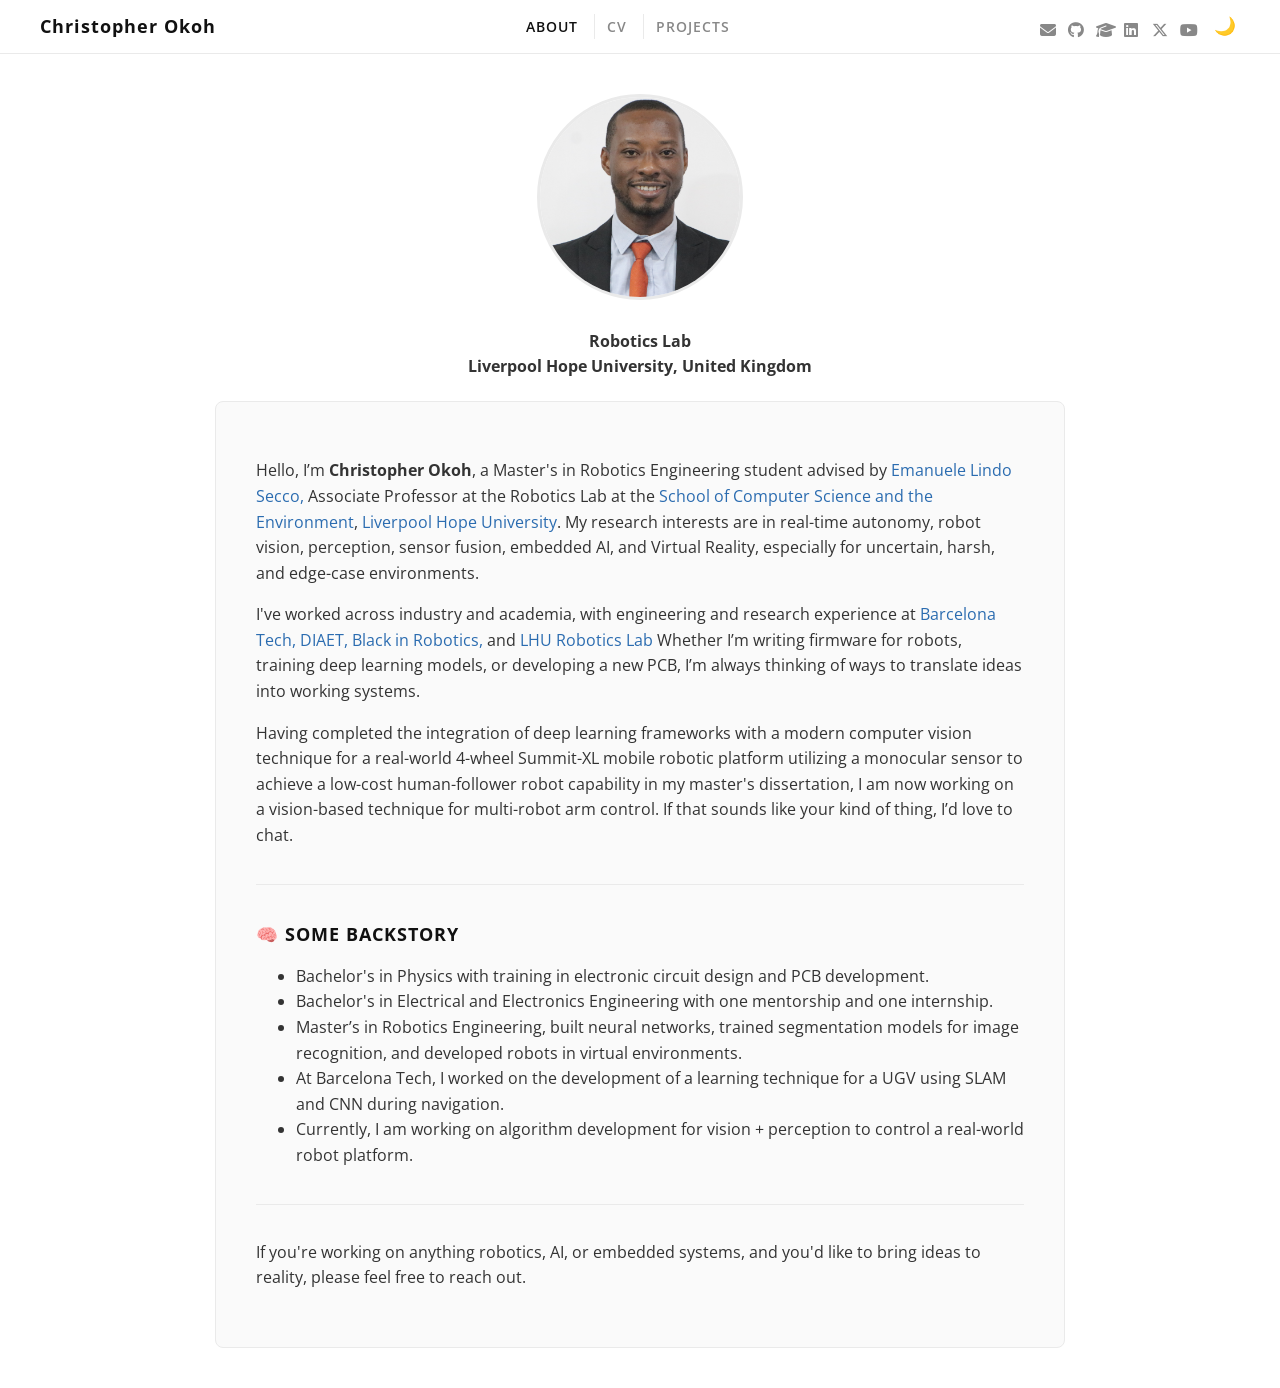
<file: index.html>
<!DOCTYPE html>
<html lang="en">
<head>
    <meta charset="UTF-8">
    <meta name="viewport" content="width=device-width, initial-scale=1.0">
    <title>Christopher Okoh - About Me</title>
    <link rel="stylesheet" href="style.css">
    <link rel="stylesheet" href="https://cdnjs.cloudflare.com/ajax/libs/font-awesome/6.5.1/css/all.min.css">
    <link href="https://fonts.googleapis.com/css2?family=Open+Sans:wght@400;600;700&display=swap" rel="stylesheet">
    <link rel="stylesheet" href="https://cdnjs.cloudflare.com/ajax/libs/font-awesome/6.5.1/css/all.min.css" crossorigin="anonymous" referrerpolicy="no-referrer" />
</head>
<body>

    <header>
        <div class="header-container">
            <a href="index.html" class="site-title">Christopher Okoh</a>
            <nav>
                <ul>
                    <li><a href="index.html" class="active">ABOUT</a></li>
                    <li><a href="resume.html">CV</a></li>
                    <li><a href="projects.html">PROJECTS</a></li>
                </ul>
            </nav>
            <div class="header-actions">
                <div class="social-links">
                    <a href="mailto:okohchristopher@gmail.com" title="Email" class="social-icon"><i class="fas fa-envelope"></i></a>
                    <a href="https://github.com/ChristopherOkoh60" target="_blank" title="GitHub" class="social-icon"><i class="fab fa-github"></i></a>
                    <a href="https://scholar.google.com/citations?user=5Jgm3bQAAAAJ&hl=en" target="_blank" title="Google Scholar" class="social-icon"><i class="fas fa-graduation-cap"></i></a>
                    <a href="https://linkedin.com/in/christopher-okoh-01a04650" target="_blank" title="LinkedIn" class="social-icon"><i class="fab fa-linkedin"></i></a>
                    <a href="https://x.com/Onyi_x" target="_blank" aria-label="Twitter / X" class="social-icon">
                      <i class="fa-brands fa-x-twitter"></i>
                    </a>
                    <a href="https://youtube.com/@christopherokoh1161" target="_blank" title="YouTube" class="social-icon"><i class="fab fa-youtube"></i></a>
                </div>
                <button id="theme-toggle" class="theme-toggle-btn" aria-label="Toggle Theme">
                    <span id="theme-icon">🌙</span>
                </button>
            </div>
        </div>
    </header>

    <main>
        <section class="page-intro">
             <!-- Profile photo placed right above the About Me section -->
            <div class="hero-photo-wrapper">
                <img src="images/profile.jpg" alt="Christopher's Picture" class="hero-photo">
            </div>
            <h4>Robotics Lab<br>Liverpool Hope University, United Kingdom</h4>
        </section>

        <section class="main-card">
            <div class="sub-section">
                <p>
                    Hello, I’m <strong>Christopher Okoh</strong>, a Master's in Robotics Engineering student advised by <a href="https://profiles.hope.ac.uk/seccoe" style="text-decoration: none; border-bottom: none;" onmouseover="this.style.textDecoration='underline';" onmouseout="this.style.textDecoration='none';">Emanuele Lindo Secco,</a> Associate Professor at the Robotics Lab at the <a href="https://www.hope.ac.uk/computerscienceandtheenvironment/" style="text-decoration: none; border-bottom: none;" onmouseover="this.style.textDecoration='underline';" onmouseout="this.style.textDecoration='none';">School of Computer Science and the Environment</a>, <a href="https://www.hope.ac.uk/" style="text-decoration: none; border-bottom: none;" onmouseover="this.style.textDecoration='underline';" onmouseout="this.style.textDecoration='none';">Liverpool Hope University</a>.  My research interests are in real-time autonomy, robot vision, perception, sensor fusion, embedded AI, and Virtual Reality, especially for uncertain, harsh, and edge-case environments.
                <p>
                    I've worked across industry and academia, with engineering and research experience at <a href="https://www.iri.upc.edu/workshops/RoboticsAISummerSchool2022/" style="text-decoration: none; border-bottom: none;" onmouseover="this.style.textDecoration='underline';" onmouseout="this.style.textDecoration='none';">Barcelona Tech,</a> <a href="https://dufitekinstitute.com/" style="text-decoration: none; border-bottom: none;" onmouseover="this.style.textDecoration='underline';" onmouseout="this.style.textDecoration='none';">DIAET,</a> <a href="https://blackinrobotics.org/" style="text-decoration: none; border-bottom: none;" onmouseover="this.style.textDecoration='underline';" onmouseout="this.style.textDecoration='none';">Black in Robotics,</a> and <a href="https://www.hope.ac.uk/studyathope/schools/schoolofcomputerscienceandtheenvironment/facilities/" style="text-decoration: none; border-bottom: none;" onmouseover="this.style.textDecoration='underline';" onmouseout="this.style.textDecoration='none';">LHU Robotics Lab</a> Whether I’m writing firmware for robots, training deep learning models, or developing a new PCB, I’m always thinking of ways to translate ideas into working systems.
                </p>
                <p>
                    Having completed the integration of deep learning frameworks with a modern computer vision technique for a real-world 4-wheel Summit-XL mobile robotic platform utilizing a monocular sensor to achieve a low-cost human-follower robot capability in my master's dissertation, I am now working on a vision-based technique for multi-robot arm control. If that sounds like your kind of thing, I’d love to chat.
                </p>
            </div>

            <hr class="separator">

            <div class="sub-section">
                <h2 class="section-title">🧠 SOME BACKSTORY</h2>
                <ul>
                    <li>Bachelor's in Physics with training in electronic circuit design and PCB development.</li>
                    <li>Bachelor's in Electrical and Electronics Engineering with one mentorship and one internship.</li>
                    <li>Master’s in Robotics Engineering, built neural networks, trained segmentation models for image recognition, and developed robots in virtual environments.</li>
                    <li>At Barcelona Tech, I worked on the development of a learning technique for a UGV using SLAM and CNN during navigation.</li>
                    <li>Currently, I am working on algorithm development for vision + perception to control a real-world robot platform.</li>
                </ul>
            </div>

             <hr class="separator">

            <div class="sub-section">
                
            <p>If you're working on anything robotics, AI, or embedded systems, and you'd like to bring ideas to reality, please feel free to reach out.</p>

            </div>
        </section>
    </main>

    <script src="script.js"></script>
</body>
</html>
</file>
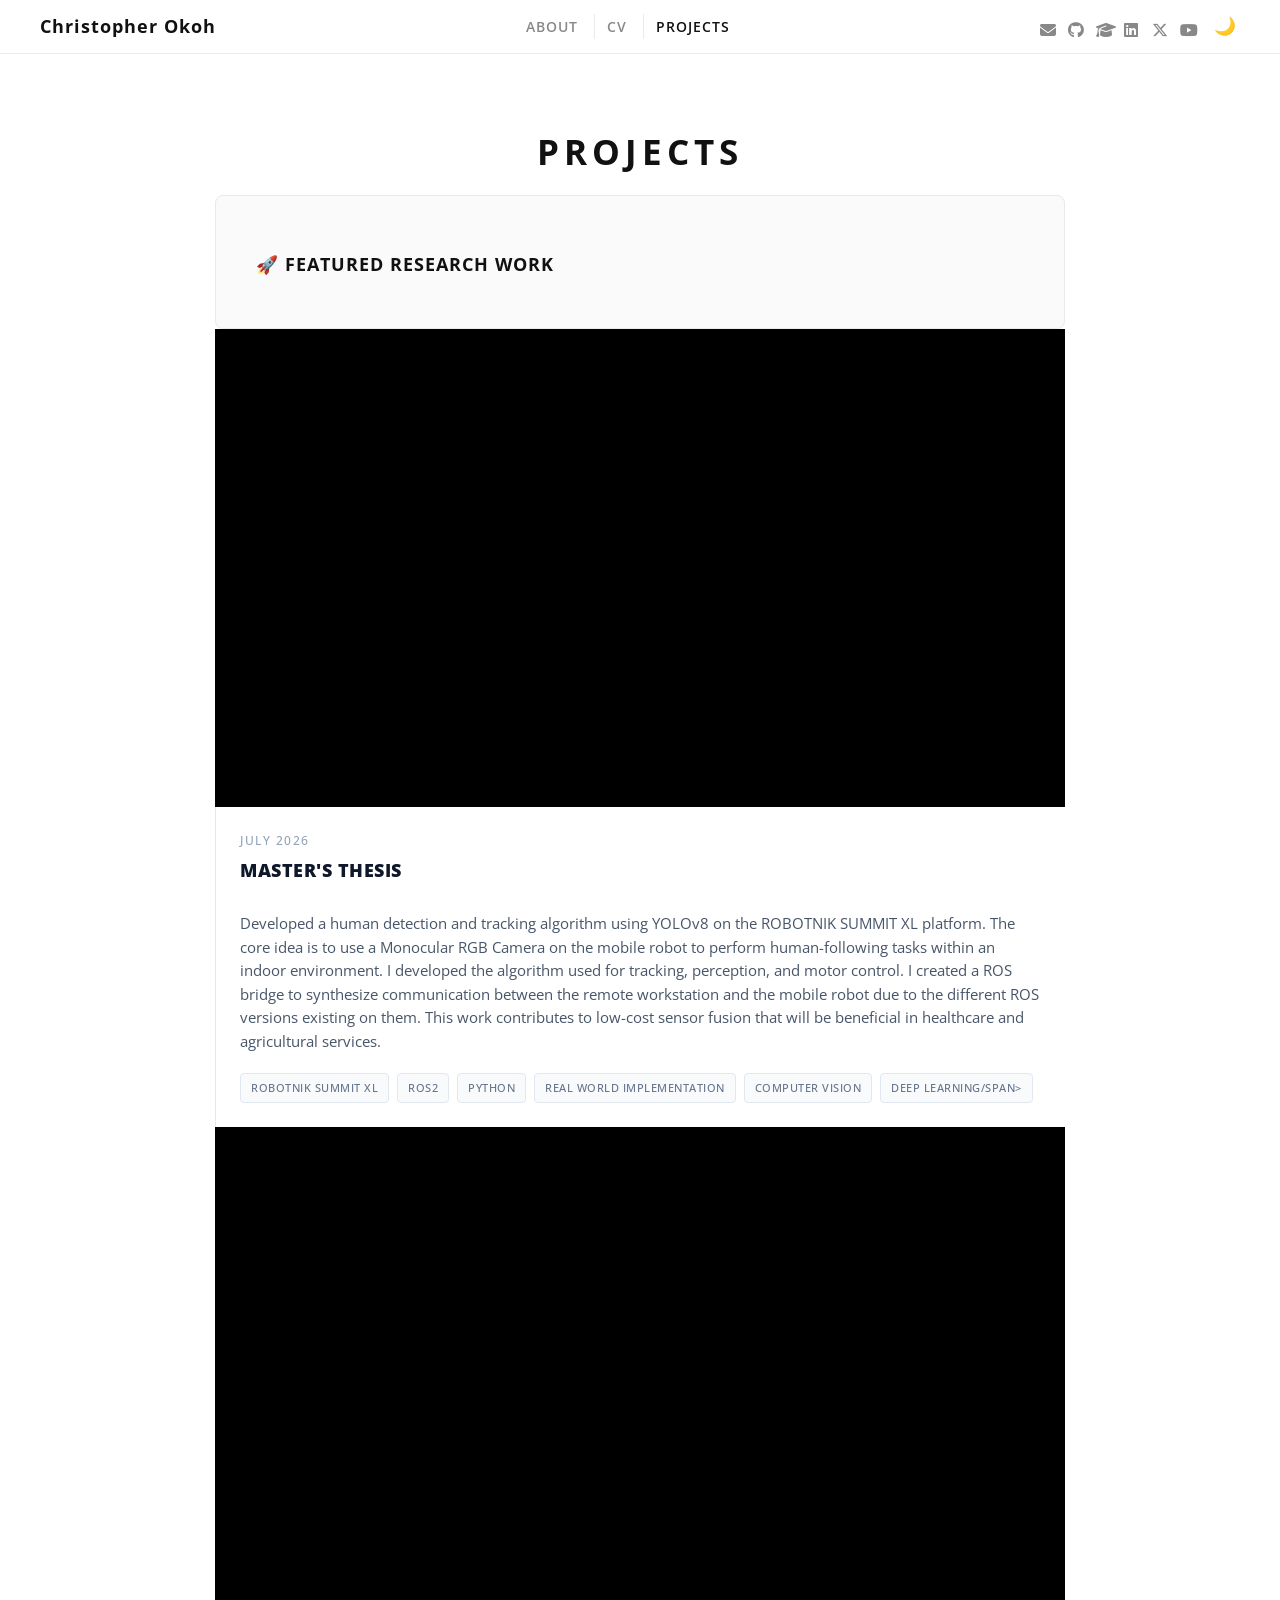
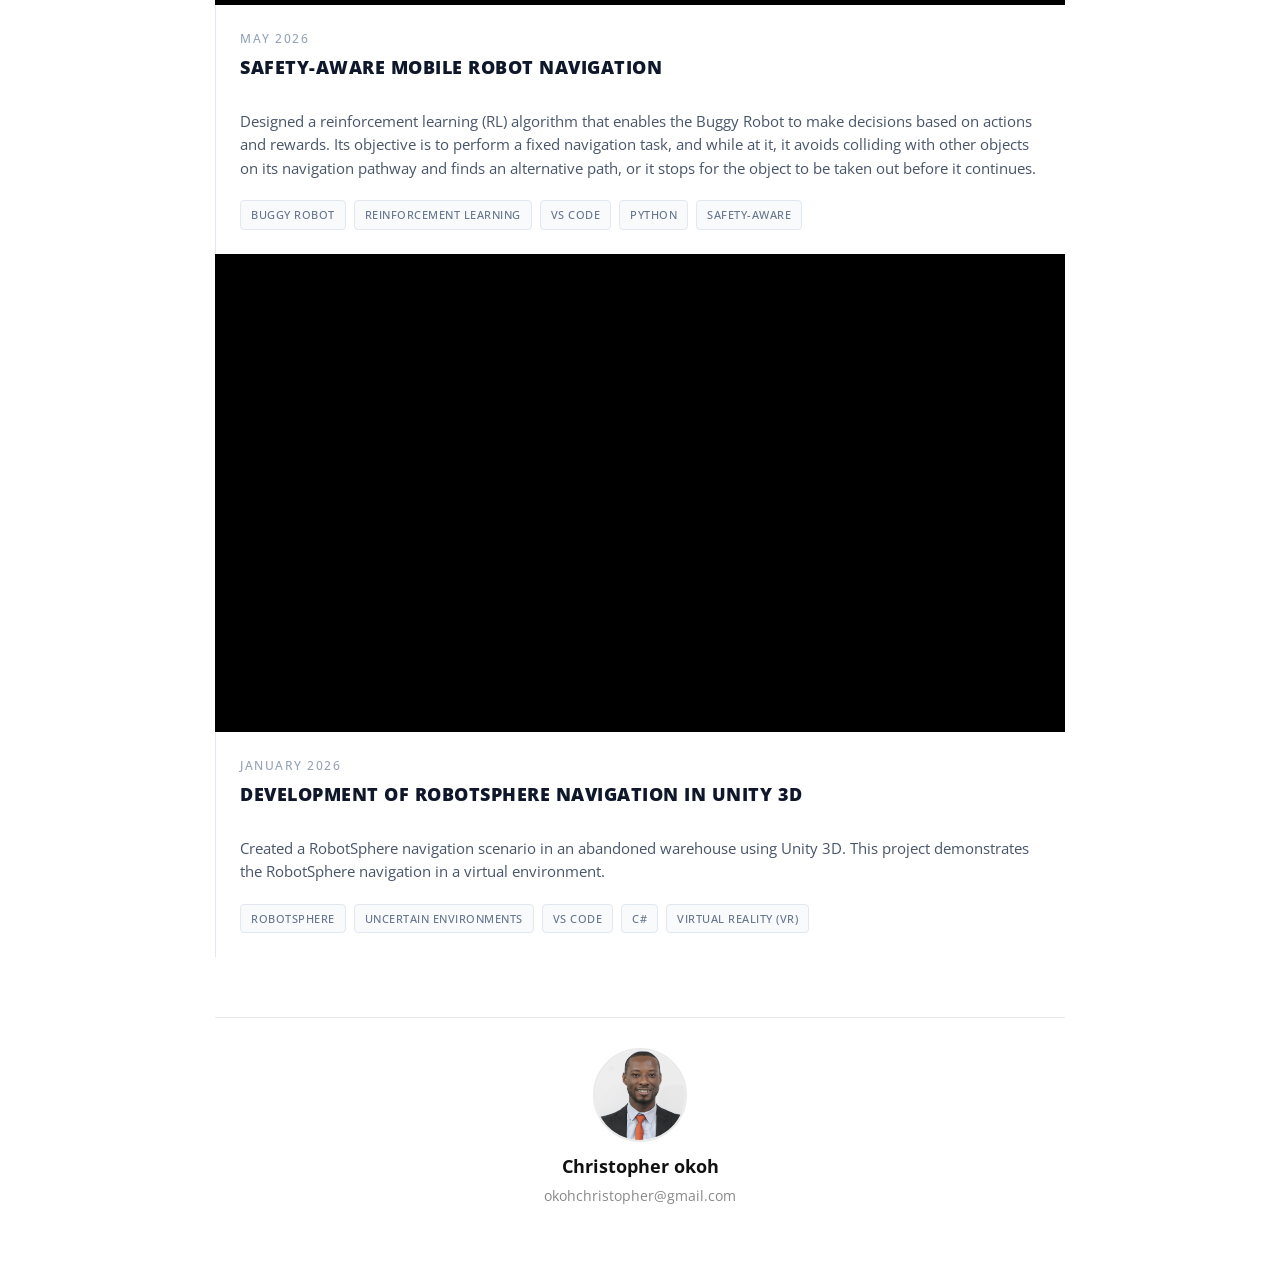
<file: projects.html>
<!DOCTYPE html>
<html lang="en">
<head>
    <meta charset="UTF-8">
    <meta name="viewport" content="width=device-width, initial-scale=1.0">
    <title>Projects - Christopher Okoh</title>
    <link rel="stylesheet" href="style.css">
    <link href="https://fonts.googleapis.com/css2?family=Open+Sans:wght@400;600;700&display=swap" rel="stylesheet">
    <link rel="stylesheet" href="https://cdnjs.cloudflare.com/ajax/libs/font-awesome/6.5.1/css/all.min.css" crossorigin="anonymous" referrerpolicy="no-referrer" />
</head>
<body>

    <header>
        <div class="header-container">
            <a href="index.html" class="site-title">Christopher Okoh</a>
            <nav>
                <ul>
                    <li><a href="index.html">ABOUT</a></li>
                    <li><a href="resume.html">CV</a></li>
                    <li><a href="projects.html" class="active">PROJECTS</a></li>
                </ul>
            </nav>
            <div class="header-actions">
                <div class="social-links">
                    <a href="mailto:okohchristopher@gmail.com" title="Email" class="social-icon"><i class="fas fa-envelope"></i></a>
                    <a href="https://github.com/ChristopherOkoh60" target="_blank" title="GitHub" class="social-icon"><i class="fab fa-github"></i></a>
                    <a href="https://scholar.google.com/citations?user=5Jgm3bQAAAAJ&hl=en" target="_blank" title="Google Scholar" class="social-icon"><i class="fas fa-graduation-cap"></i></a>
                    <a href="https://linkedin.com/in/christopher-okoh-01a04650" target="_blank" title="LinkedIn" class="social-icon"><i class="fab fa-linkedin"></i></a>
                    <a href="https://x.com/Onyi_x" target="_blank" aria-label="Twitter / X" class="social-icon">
                      <i class="fa-brands fa-x-twitter"></i>
                    </a>                    
                    <a href="https://youtube.com/@christopherokoh1161" target="_blank" title="YouTube" class="social-icon"><i class="fab fa-youtube"></i></a>
                </div>
                <button id="theme-toggle" class="theme-toggle-btn" aria-label="Toggle Theme">
                    <span id="theme-icon">🌙</span>
                </button>
            </div>
        </div>
    </header>

    <main>
        <section class="page-intro">
            <h1>PROJECTS</h1>
        </section>

        <section class="main-card">
            <div class="sub-section">
                <h2 class="section-title">🚀 FEATURED RESEARCH WORK</h2>
            </div>
        </section>

        
        
<div class="projects-grid">

  <!-- PROJECT CARD 1 -->
  <div class="project-card">
    <div class="video-container">
      <iframe 
        src="https://www.youtube-nocookie.com/embed/fRFYVOVr5j4" 
        title="Project Video 1" 
        frameborder="0" 
        allow="accelerometer; autoplay; clipboard-write; encrypted-media; gyroscope; picture-in-picture" 
        allowfullscreen>
      </iframe>
    </div>
    <div class="project-content">
      <div class="project-date">July 2026</div>
      <h3 class="project-title">MASTER'S THESIS</h3>
      <p class="project-description">
        Developed a human detection and tracking algorithm using YOLOv8 on the ROBOTNIK SUMMIT XL platform.
        The core idea is to use a Monocular RGB Camera on the mobile robot to perform human-following tasks within an indoor environment.
        I developed the algorithm used for tracking, perception, and motor control. I created a ROS bridge to synthesize communication between the remote workstation and the mobile robot due to the different ROS versions existing on them.
        This work contributes to low-cost sensor fusion that will be beneficial in healthcare and agricultural services.
      </p>
      <div class="project-tags">
        <span class="tag">ROBOTNIK SUMMIT XL</span>
        <span class="tag">ROS2</span>
        <span class="tag">PYTHON</span>
        <span class="tag">REAL WORLD IMPLEMENTATION</span>
        <span class="tag">COMPUTER VISION</span>
        <span class="tag">DEEP LEARNING/span>
      </div>
    </div>
  </div>
    

  <!-- PROJECT CARD 2 -->
  <div class="project-card">
    <div class="video-container">
      <iframe 
        src="https://www.youtube.com/embed/2zSd-olmWX0" 
        title="Project Video 2" 
        frameborder="0" 
        allow="accelerometer; autoplay; clipboard-write; encrypted-media; gyroscope; picture-in-picture" 
        allowfullscreen>
      </iframe>
    </div>
    <div class="project-content">
      <div class="project-date">MAY 2026</div>
      <h3 class="project-title">SAFETY-AWARE MOBILE ROBOT NAVIGATION</h3>
      <p class="project-description">
        Designed a reinforcement learning (RL) algorithm that enables the Buggy Robot to make decisions based on actions and rewards.
        Its objective is to perform a fixed navigation task, and while at it, it avoids colliding with other objects on its navigation pathway and finds an alternative path, or it stops for the object to be taken out before it continues.
      </p>
      <div class="project-tags">
        <span class="tag">BUGGY ROBOT</span>
        <span class="tag">REINFORCEMENT LEARNING</span>
        <span class="tag">VS CODE</span>
        <span class="tag">PYTHON</span>
        <span class="tag">SAFETY-AWARE</span>
      </div>
    </div>
  </div>


<!-- PROJECT CARD 3 -->
  <div class="project-card">
    <div class="video-container">
      <iframe 
        src="https://www.youtube.com/embed/bhkwCiT28XM" 
        title="Project Video 2" 
        frameborder="0" 
        allow="accelerometer; autoplay; clipboard-write; encrypted-media; gyroscope; picture-in-picture" 
        allowfullscreen>
      </iframe>
    </div>
    <div class="project-content">
      <div class="project-date">JANUARY 2026</div>
      <h3 class="project-title">DEVELOPMENT OF ROBOTSPHERE NAVIGATION IN UNITY 3D</h3>
      <p class="project-description">
        Created a RobotSphere navigation scenario in an abandoned warehouse using Unity 3D. This project demonstrates the RobotSphere navigation in a virtual environment.
      </p>
      <div class="project-tags">
        <span class="tag">ROBOTSPHERE</span>
        <span class="tag">UNCERTAIN ENVIRONMENTS</span>
        <span class="tag">VS CODE</span>
        <span class="tag">C#</span>
        <span class="tag">VIRTUAL REALITY (VR)</span>
      </div>
    </div>
  </div>
        
</div>

<footer class="page-footer-profile">
            <img src="images/profile.jpg" alt="Christopher Okoh" class="footer-photo">
            <p class="footer-name">Christopher okoh</p>
            <p class="footer-email"><a href="mailto:okohchristopher@gmail.com">okohchristopher@gmail.com</a></p>
        </footer>
    </main>

    <script src="script.js"></script>
        
</body>
</html>
</file>
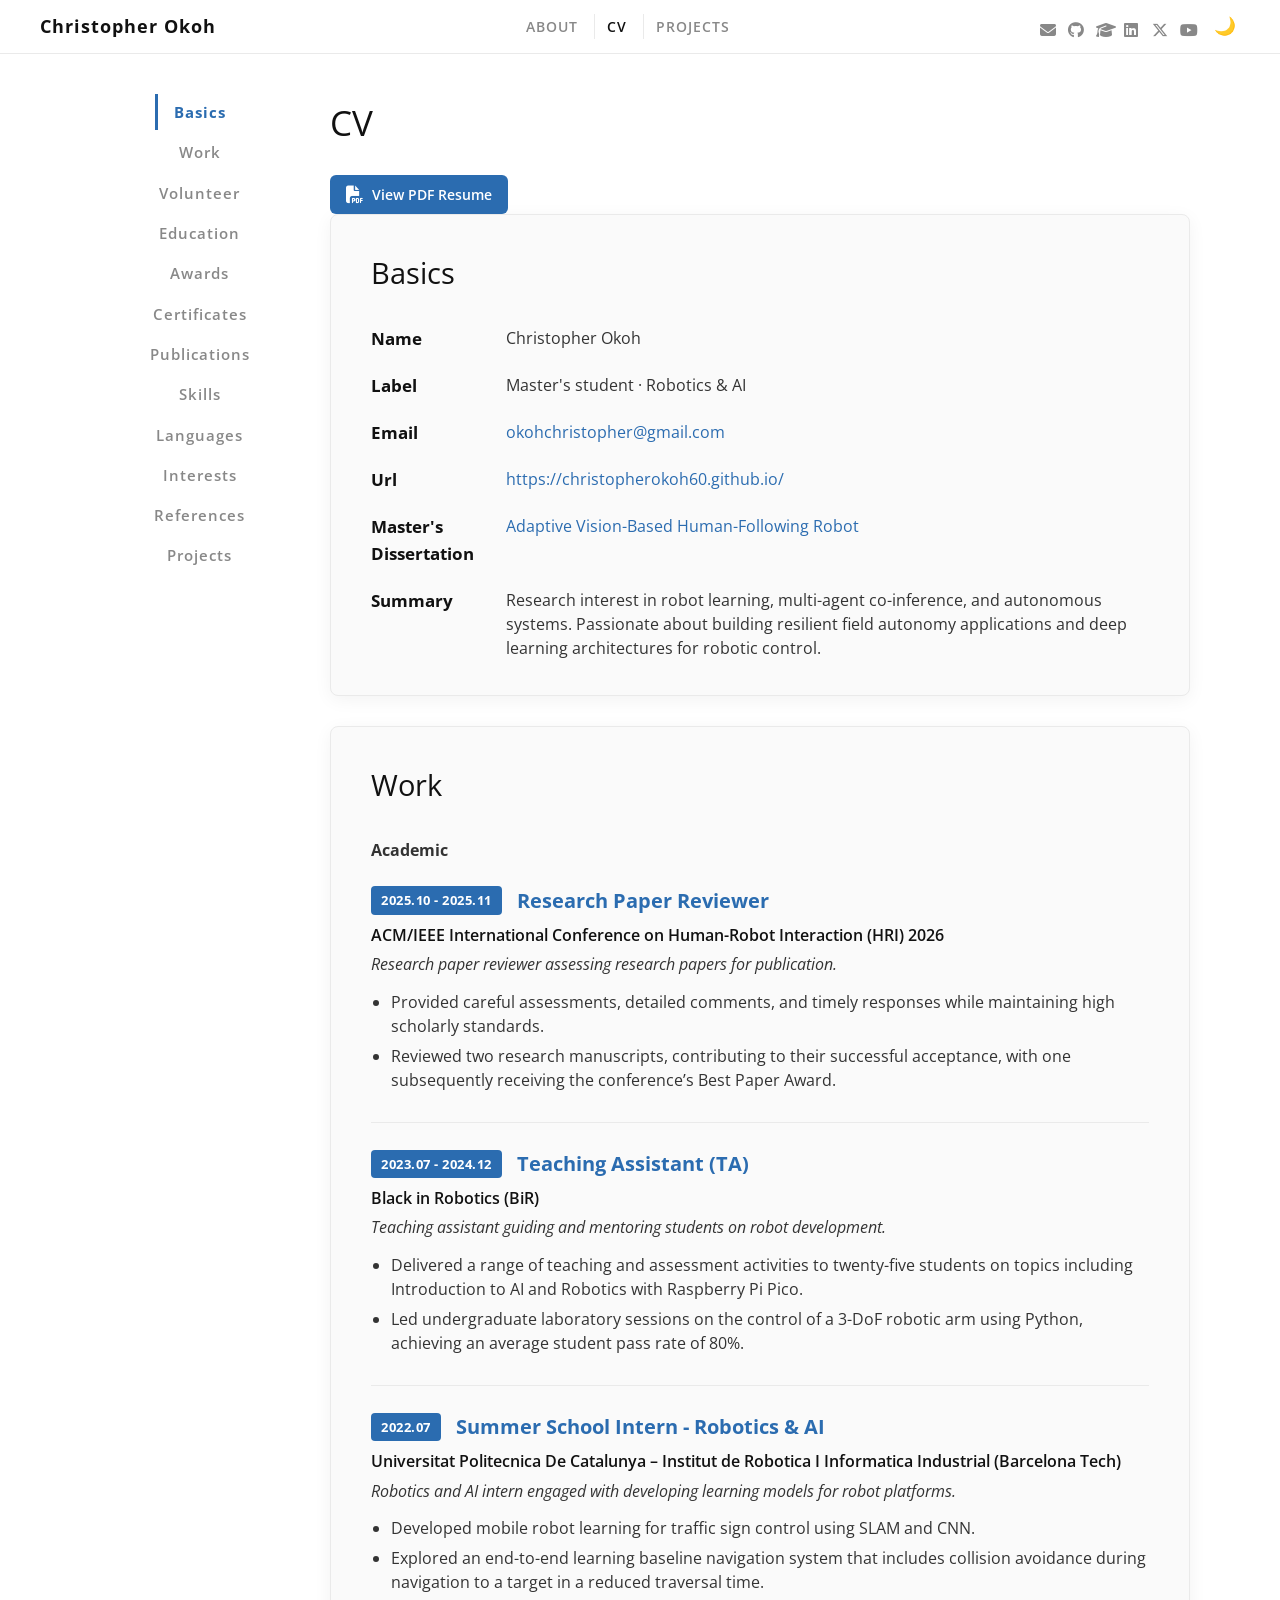
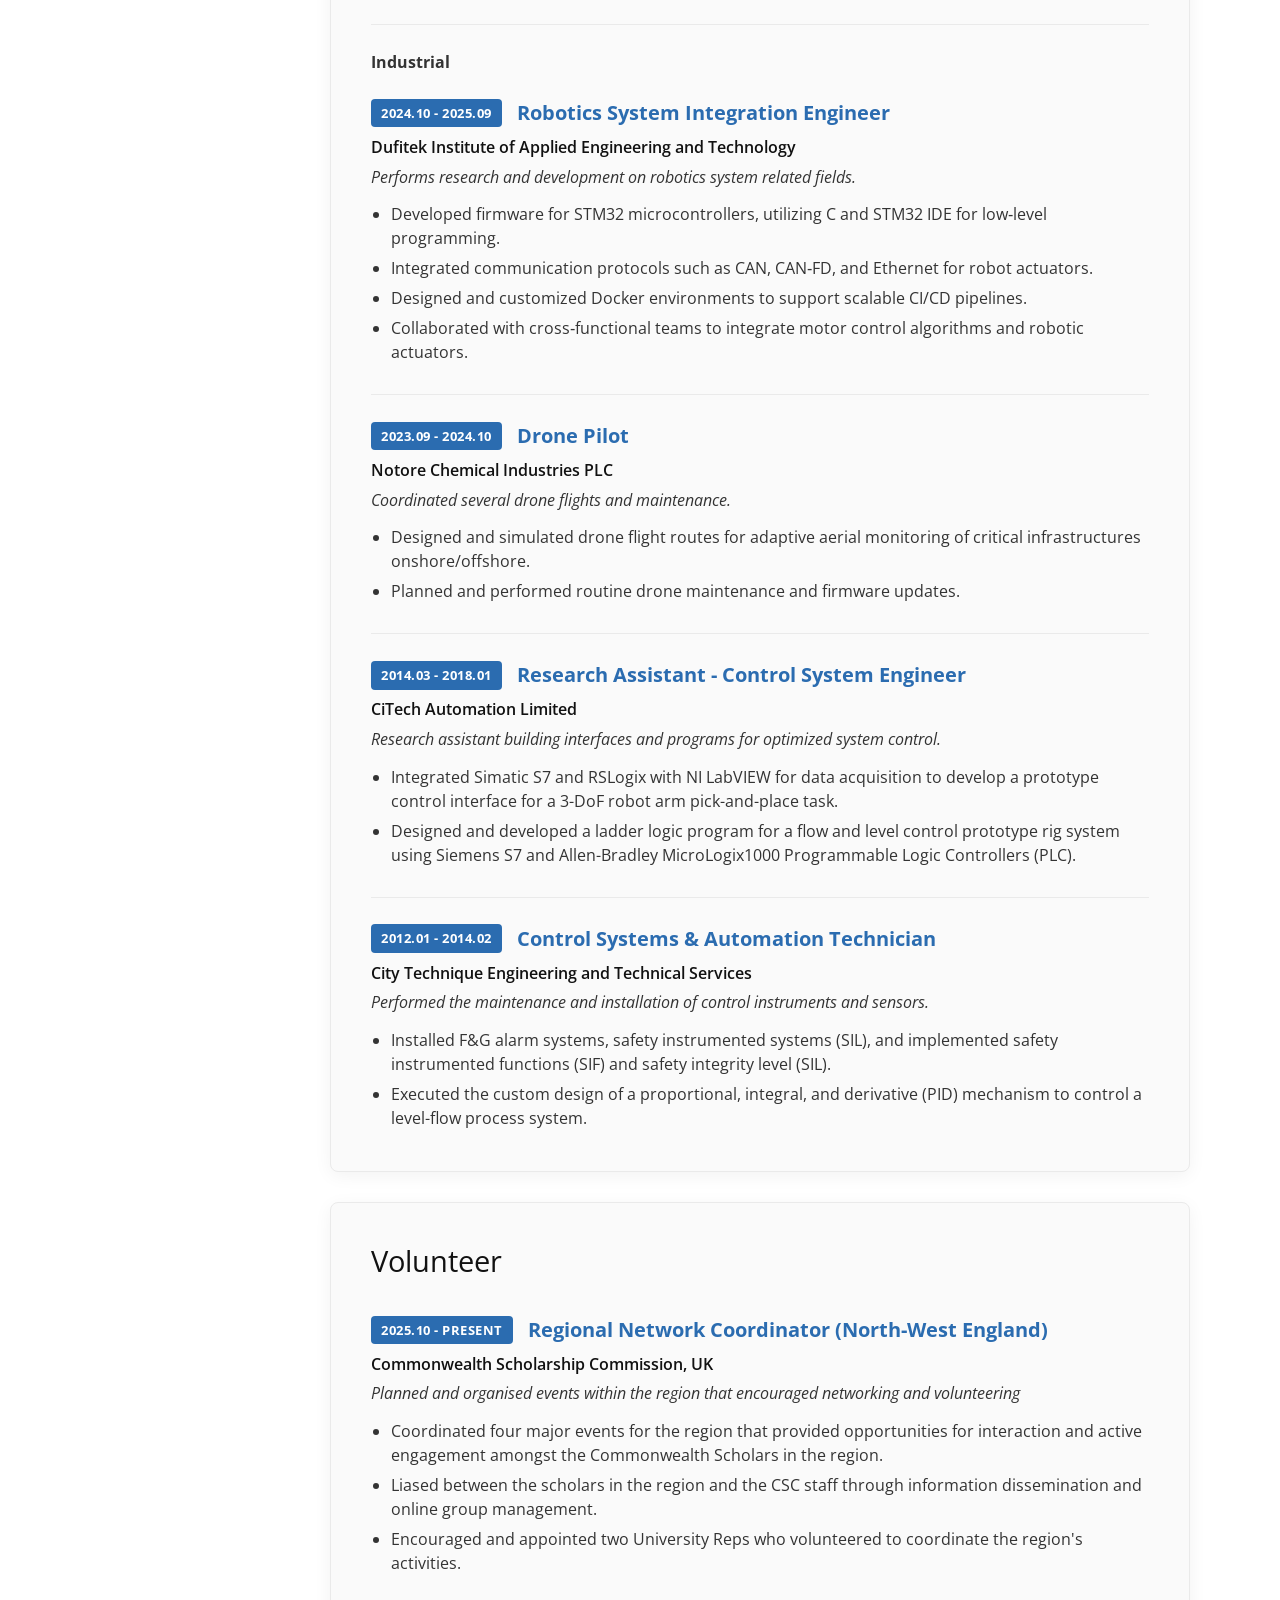
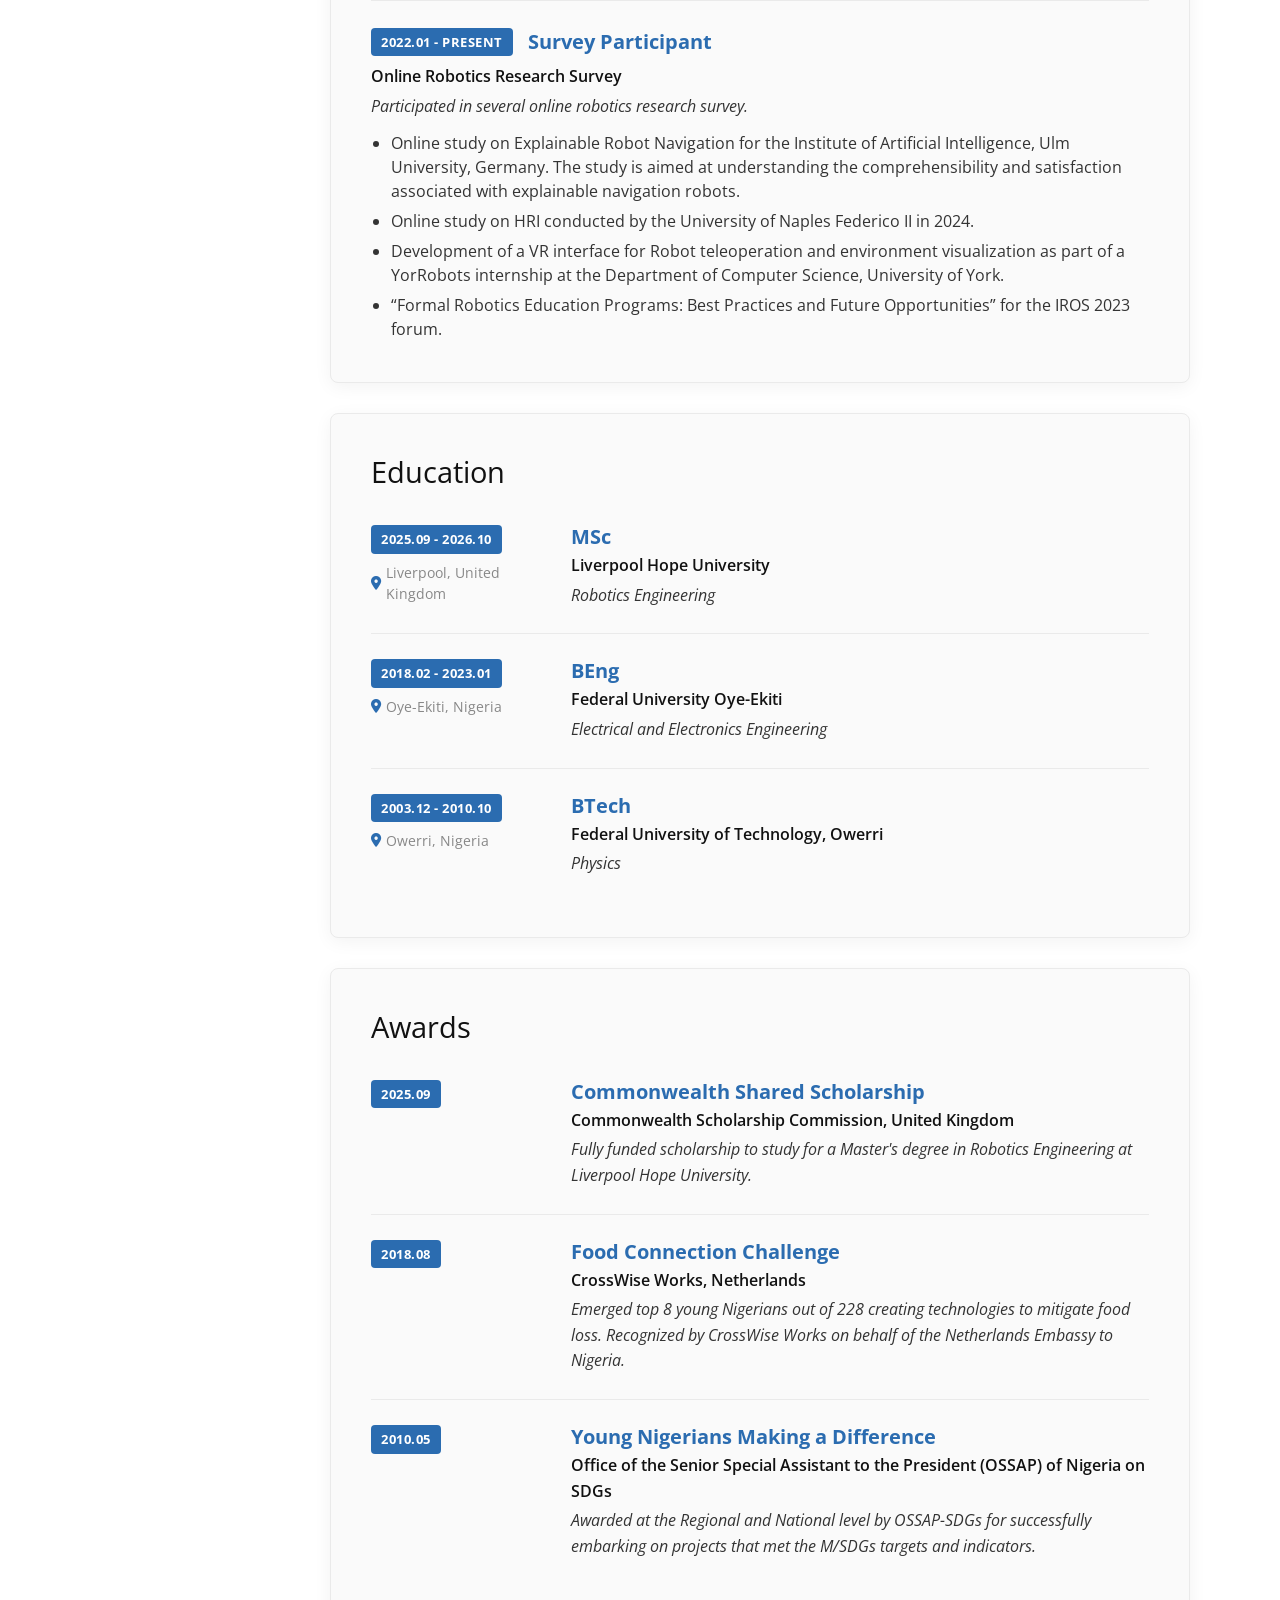
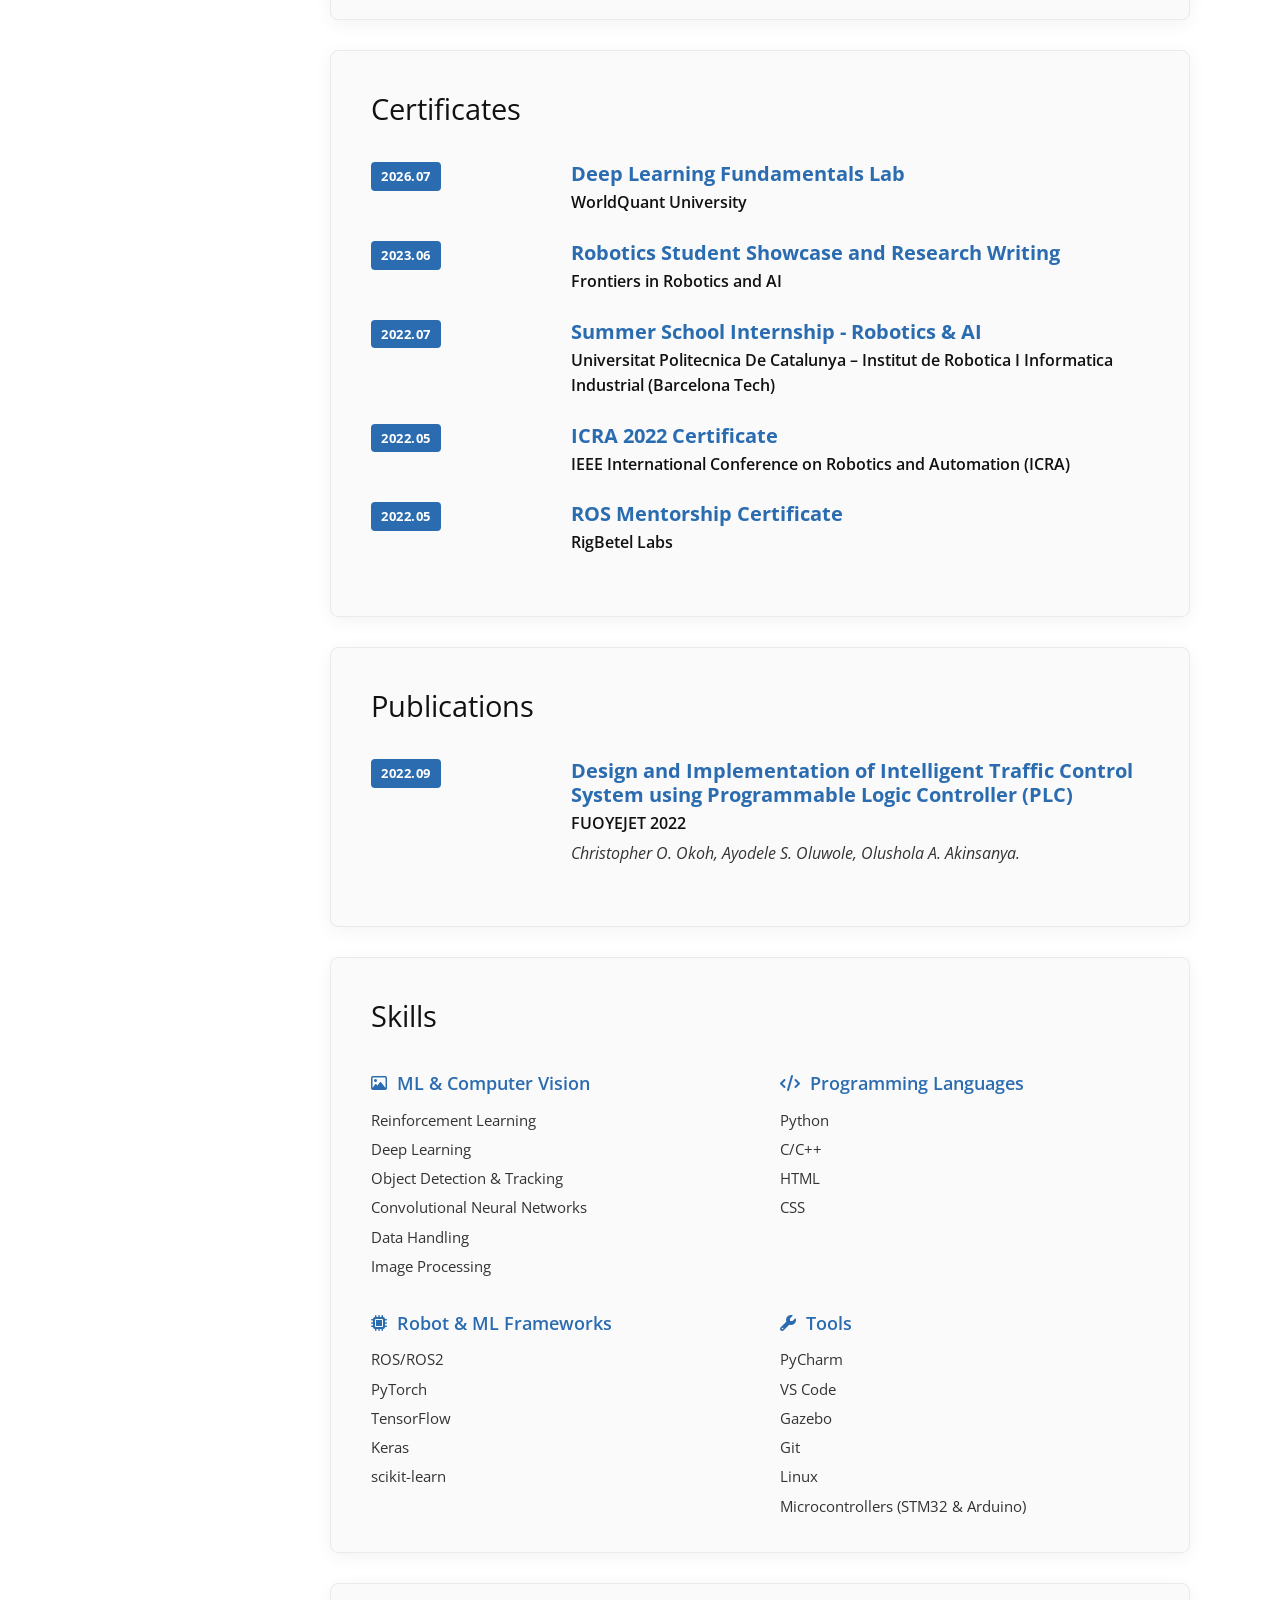
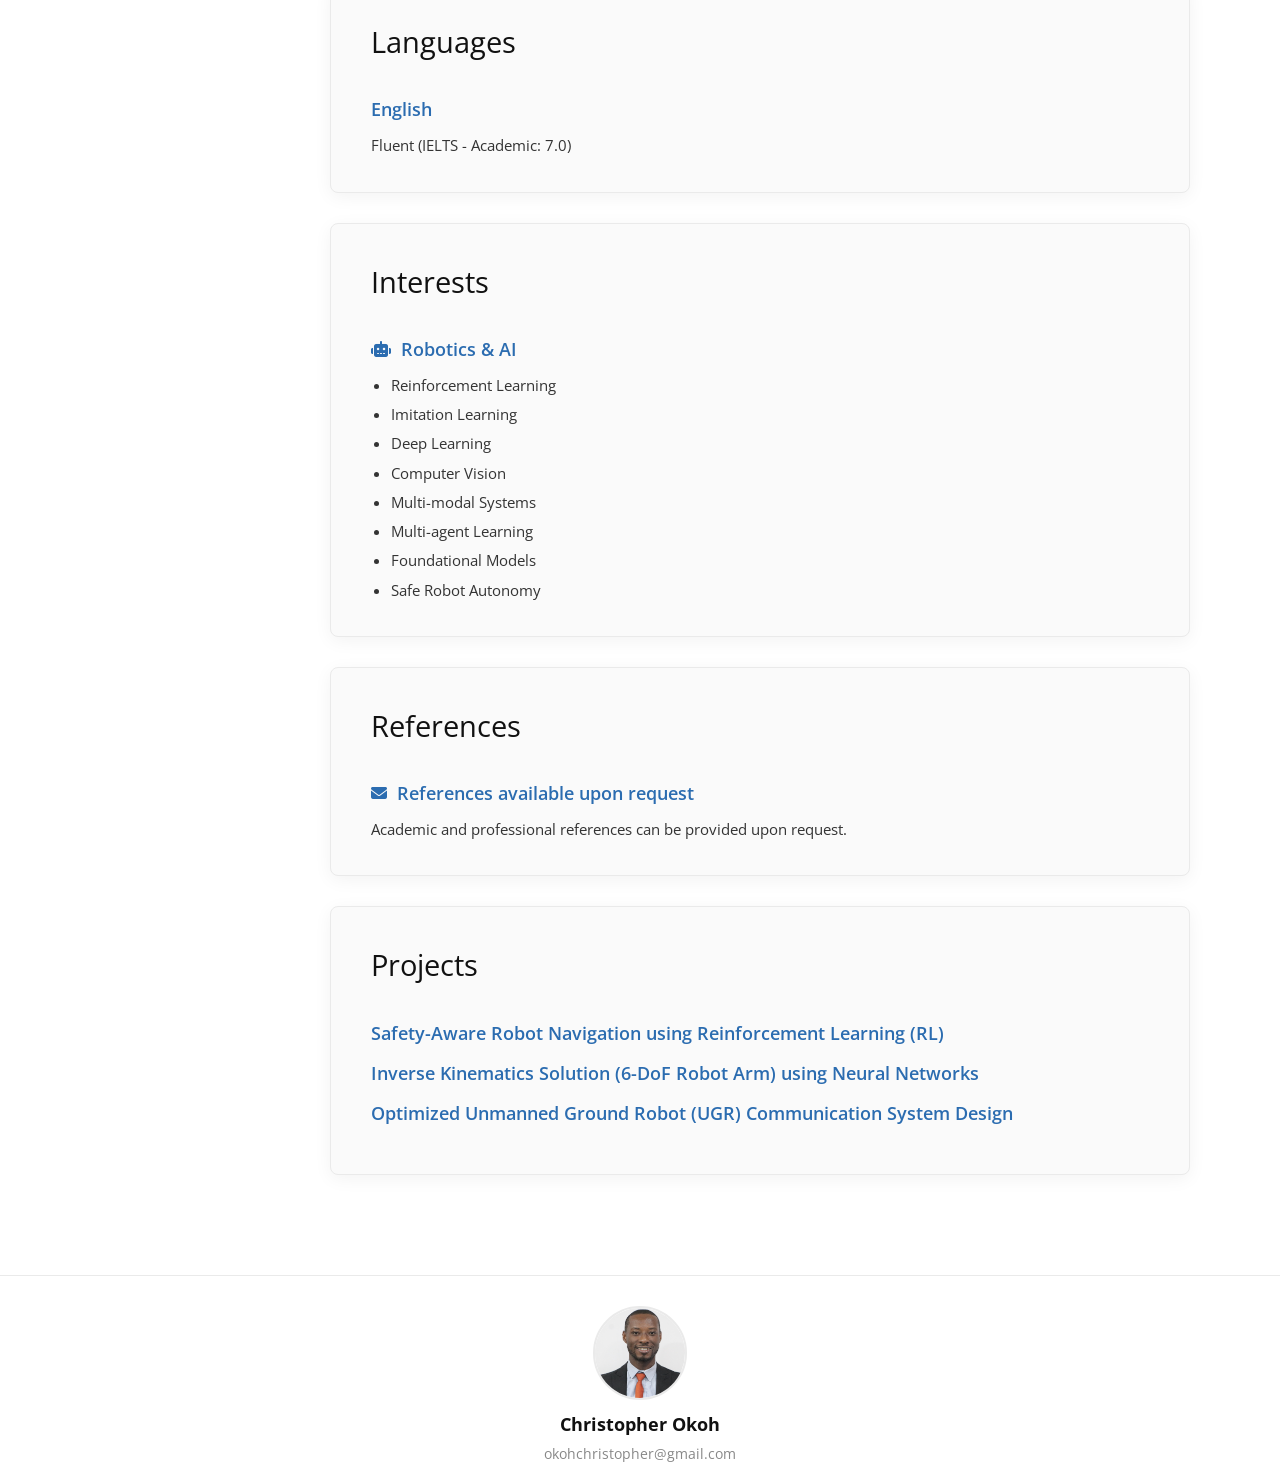
<file: resume.html>
<!DOCTYPE html>
<html lang="en">
<head>
    <meta charset="UTF-8">
    <meta name="viewport" content="width=device-width, initial-scale=1.0">
    <title>CV - Christopher Okoh</title>
    <link rel="stylesheet" href="style.css">
    <link href="https://fonts.googleapis.com/css2?family=Open+Sans:wght@400;600;700&display=swap" rel="stylesheet">
    <link rel="stylesheet" href="https://cdnjs.cloudflare.com/ajax/libs/font-awesome/6.5.1/css/all.min.css" crossorigin="anonymous" referrerpolicy="no-referrer" />
</head>
<body>

    <header>
        <div class="header-container">
            <a href="index.html" class="site-title">Christopher Okoh</a>
            <nav>
                <ul>
                    <li><a href="index.html">ABOUT</a></li>
                    <li><a href="resume.html" class="active">CV</a></li>
                    <li><a href="projects.html">PROJECTS</a></li>
                </ul>
            </nav>
            <div class="header-actions">
                <div class="social-links">
                    <a href="mailto:okohchristopher@gmail.com" title="Email" class="social-icon"><i class="fas fa-envelope"></i></a>
                    <a href="https://github.com/ChristopherOkoh60" target="_blank" title="GitHub" class="social-icon"><i class="fab fa-github"></i></a>
                    <a href="https://scholar.google.com/citations?user=5Jgm3bQAAAAJ&hl=en" target="_blank" title="Google Scholar" class="social-icon"><i class="fas fa-graduation-cap"></i></a>
                    <a href="https://linkedin.com/in/christopher-okoh-01a04650" target="_blank" title="LinkedIn" class="social-icon"><i class="fab fa-linkedin"></i></a>
                    <a href="https://x.com/Onyi_x" target="_blank" aria-label="Twitter / X" class="social-icon">
                      <i class="fa-brands fa-x-twitter"></i>
                    </a>
                    <a href="https://youtube.com/@christopherokoh1161" target="_blank" title="YouTube" class="social-icon"><i class="fab fa-youtube"></i></a>
                </div>
                <button id="theme-toggle" class="theme-toggle-btn" aria-label="Toggle Theme">
                    <span id="theme-icon">🌙</span>
                </button>
            </div>
        </div>
    </header>

<main class="cv-container">
  <!-- Left Vertical Sticky Navigation -->
  <aside class="cv-sidebar">
    <nav class="cv-nav">
      <ul>
        <li><a href="#basics">Basics</a></li>
        <li><a href="#work">Work</a></li>
        <li><a href="#volunteer">Volunteer</a></li>
        <li><a href="#education">Education</a></li>
        <li><a href="#awards">Awards</a></li>
        <li><a href="#certificates">Certificates</a></li>
        <li><a href="#publications">Publications</a></li>
        <li><a href="#skills">Skills</a></li>
        <li><a href="#languages">Languages</a></li>
        <li><a href="#interests">Interests</a></li>
        <li><a href="#references">References</a></li>
        <li><a href="#projects">Projects</a></li>
      </ul>
    </nav>
  </aside>

  <!-- Right Section Content -->
  <section class="cv-content">
    <h1 class="cv-title">CV</h1>

      <!-- <a href="resume_christopher.html" target="_blank" rel="noopener noreferrer" class="pdf-btn"> -->
       <a href="images/Christopher Okoh - CV.pdf" target="_blank" rel="noopener noreferrer" class="pdf-btn">
  <i class="fa-solid fa-file-pdf"></i> View PDF Resume
         
</a>

    <!-- Basics Card -->
    <div id="basics" class="cv-card">
      <h2 class="cv-card-title">Basics</h2>

      <div class="info-grid">
        <div class="info-label">Name</div>
        <div class="info-value">Christopher Okoh</div>

        <div class="info-label">Label</div>
        <div class="info-value">Master's student · Robotics & AI</div>

        <div class="info-label">Email</div>
        <div class="info-value">
          <a href="mailto:okohchristopher@gmail.com" class="blue-link">okohchristopher@gmail.com</a>
        </div>

       <!-- <div class="info-label">Phone</div>
        <div class="info-value">
          <a href="tel:+44-7823640911" class="blue-link">+44-7823640911</a>
        </div> -->

        <div class="info-label">Url</div>
        <div class="info-value">
          <a href="https://christopherokoh60.github.io" target="_blank" class="blue-link">https://christopherokoh60.github.io/</a>
        </div>

        <div class="info-label">Master's Dissertation</div>
        <div class="info-value">
          <a href="images/Christopher Okoh Masters Dissertation.pdf" target="_blank" class="blue-link">Adaptive Vision-Based Human-Following Robot</a>
        </div>

        <div class="info-label">Summary</div>
        <div class="info-value">
          Research interest in robot learning, multi-agent co-inference, and autonomous systems.
          Passionate about building resilient field autonomy applications and deep learning architectures for robotic control.
        </div>
      </div>
    </div>
  
  <div id="work" class="cv-card">
    <h2 class="cv-card-title">Work</h2>
    <!-- Work Card Section -->
  <h4>Academic</h4>
  <!-- First Work Item -->
  <div class="work-item">
    <div class="work-header">
      <span class="date-badge">2025.10 - 2025.11</span>
      <h3 class="job-title"><a href="https://humanrobotinteraction.org/2026/" target="_blank" style="text-decoration: none; border-bottom: none;" onmouseover="this.style.textDecoration='underline';" onmouseout="this.style.textDecoration='none';">Research Paper Reviewer</a></h3>
    </div>
    <p class="job-company">ACM/IEEE International Conference on Human-Robot Interaction (HRI) 2026</p>
    <p class="job-description"><em>Research paper reviewer assessing research papers for publication.</em></p>
    
    <ul class="job-bullets">
      <li>Provided careful assessments, detailed comments, and timely responses while maintaining high scholarly standards.</li>
      <li>Reviewed two research manuscripts, contributing to their successful acceptance, with one subsequently receiving the conference’s Best Paper Award.</li>
    </ul>
  </div>

  <hr class="card-separator">

  <!-- Second Work Item -->
  <div class="work-item">
    <div class="work-header">
      <span class="date-badge">2023.07 - 2024.12</span>
      <h3 class="job-title"><a href="https://blackinrobotics.org/" target="_blank" style="text-decoration: none; border-bottom: none;" onmouseover="this.style.textDecoration='underline';" onmouseout="this.style.textDecoration='none';">Teaching Assistant (TA)</a></h3>
    </div>
    <p class="job-company">Black in Robotics (BiR)</p>
    <p class="job-description"><em>Teaching assistant guiding and mentoring students on robot development.</em></p>

    <ul class="job-bullets">
      <li>Delivered a range of teaching and assessment activities to twenty-five students on topics including Introduction to AI and Robotics with Raspberry Pi Pico.</li>
      <li>Led undergraduate laboratory sessions on the control of a 3-DoF robotic arm using Python, achieving an average student pass rate of 80%.</li>
    </ul>
  </div>

  <hr class="card-separator">

  <!-- Third Work Item -->
  <div class="work-item">
    <div class="work-header">
      <span class="date-badge">2022.07</span>
      <h3 class="job-title"><a href="https://www.iri.upc.edu/workshops/RoboticsAISummerSchool2022/" target="_blank" style="text-decoration: none; border-bottom: none;" onmouseover="this.style.textDecoration='underline';" onmouseout="this.style.textDecoration='none';">Summer School Intern - Robotics & AI</a></h3>
    </div>
    <p class="job-company">Universitat Politecnica De Catalunya – Institut de Robotica I Informatica Industrial (Barcelona Tech)</p>
    <p class="job-description"><em>Robotics and AI intern engaged with developing learning models for robot platforms.</em></p>

    <ul class="job-bullets">
      <li>Developed mobile robot learning for traffic sign control using SLAM and CNN.</li>
      <li>Explored an end-to-end learning baseline navigation system that includes collision avoidance during navigation to a target in a reduced traversal time.</li>
    </ul>
  </div>    

  <hr class="card-separator">

  <h4>Industrial</h4>
  <!-- Fourth Work Item -->
  <div class="work-item">
    <div class="work-header">
      <span class="date-badge">2024.10 - 2025.09</span>
      <h3 class="job-title"><a href="https://dufitekinstitute.com/" target="_blank" style="text-decoration: none; border-bottom: none;" onmouseover="this.style.textDecoration='underline';" onmouseout="this.style.textDecoration='none';">Robotics System Integration Engineer</a></h3>
    </div>
    <p class="job-company">Dufitek Institute of Applied Engineering and Technology</p>
    <p class="job-description"><em>Performs research and development on robotics system related fields.</em></p>

    <ul class="job-bullets">
      <li>Developed firmware for STM32 microcontrollers, utilizing C and STM32 IDE for low‑level programming.</li>
      <li>Integrated communication protocols such as CAN, CAN‑FD, and Ethernet for robot actuators.</li>
      <li>Designed and customized Docker environments to support scalable CI/CD pipelines.</li>
      <li>Collaborated with cross‑functional teams to integrate motor control algorithms and robotic actuators.</li>
    </ul>
  </div> 

  <hr class="card-separator">

  <!-- Fifth Work Item -->
  <div class="work-item">
    <div class="work-header">
      <span class="date-badge">2023.09 - 2024.10</span>
      <h3 class="job-title"><a href="https://notore.com/" target="_blank" style="text-decoration: none; border-bottom: none;" onmouseover="this.style.textDecoration='underline';" onmouseout="this.style.textDecoration='none';">Drone Pilot</a></h3>
    </div>
    <p class="job-company">Notore Chemical Industries PLC</p>
    <p class="job-description"><em>Coordinated several drone flights and maintenance.</em></p>

    <ul class="job-bullets">
      <li>Designed and simulated drone flight routes for adaptive aerial monitoring of critical infrastructures onshore/offshore.</li>
      <li>Planned and performed routine drone maintenance and firmware updates.</li>
    </ul>
  </div> 

  <hr class="card-separator">

  <!-- Sixth Work Item -->
  <div class="work-item">
    <div class="work-header">
      <span class="date-badge">2014.03 - 2018.01</span>
      <h3 class="job-title"><a href="https://citechautomation.com/" target="_blank" style="text-decoration: none; border-bottom: none;" onmouseover="this.style.textDecoration='underline';" onmouseout="this.style.textDecoration='none';">Research Assistant - Control System Engineer</a></h3>
    </div>
    <p class="job-company">CiTech Automation Limited</p>
    <p class="job-description"><em>Research assistant building interfaces and programs for optimized system control.</em></p>

    <ul class="job-bullets">
      <li>Integrated Simatic S7 and RSLogix with NI LabVIEW for data acquisition to develop a prototype control interface for a 3-DoF robot arm pick-and-place task.</li>
      <li>Designed and developed a ladder logic program for a flow and level control prototype rig system using Siemens S7 and Allen-Bradley MicroLogix1000 Programmable Logic Controllers (PLC).</li>
    </ul>
  </div>    

  <hr class="card-separator">

  <!-- Sixth Work Item -->
  <div class="work-item">
    <div class="work-header">
      <span class="date-badge">2012.01 - 2014.02</span>
      <h3 class="job-title">Control Systems & Automation Technician</h3>
    </div>
    <p class="job-company">City Technique Engineering and Technical Services</p>
    <p class="job-description"><em>Performed the maintenance and installation of control instruments and sensors.</em></p>

    <ul class="job-bullets">
      <li>Installed F&G alarm systems, safety instrumented systems (SIL), and implemented safety instrumented functions (SIF) and safety integrity level (SIL).</li>
      <li>Executed the custom design of a proportional, integral, and derivative (PID) mechanism to control a level-flow process system.</li>
    </ul>
  </div> 
      
</div>
  </div>

  <div id="volunteer" class="cv-card">
    <h2 class="cv-card-title">Volunteer</h2>
  <div class="volunteer-item">
    <div class="volunteer-header">
      <span class="date-badge">2025.10 - PRESENT</span>
      <h3 class="job-title"><a href="https://cscuk.fcdo.gov.uk/networks/regional-networks/north-west/" target="_blank" style="text-decoration: none; border-bottom: none;" onmouseover="this.style.textDecoration='underline';" onmouseout="this.style.textDecoration='none';">Regional Network Coordinator (North-West England)</a></h3>
    </div>
    <p class="job-company">Commonwealth Scholarship Commission, UK</p>
    <p class="job-description"><em>Planned and organised events within the region that encouraged networking and volunteering</em></p>

    <ul class="job-bullets">
      <li>Coordinated four major events for the region that provided opportunities for interaction and active engagement amongst the Commonwealth Scholars in the region.</li>
      <li>Liased between the scholars in the region and the CSC staff through information dissemination and online group management.</li>
      <li>Encouraged and appointed two University Reps who volunteered to coordinate the region's activities.</li>
    </ul>
  </div> 

  <hr class="card-separator">
      
  <div class="volunteer-item">
    <div class="volunteer-header">
      <span class="date-badge">2022.01 - PRESENT</span>
      <h3 class="job-title">Survey Participant</h3>
    </div>
    <p class="job-company">Online Robotics Research Survey</p>
    <p class="job-description"><em>Participated in several online robotics research survey.</em></p>

    <ul class="job-bullets">
      <li>Online study on Explainable Robot Navigation for the Institute of Artificial Intelligence, Ulm University, Germany. The study is aimed at understanding the comprehensibility and satisfaction associated with explainable navigation robots.</li>
      <li>Online study on HRI conducted by the University of Naples Federico II in 2024.</li>
      <li>Development of a VR interface for Robot teleoperation and environment visualization as part of a YorRobots internship at the Department of Computer Science, University of York.</li>
      <li>“Formal Robotics Education Programs: Best Practices and Future Opportunities” for the IROS 2023 forum.</li>
    </ul>
  </div> 
  </div>

  <div id="education" class="cv-card">
    <h2 class="cv-card-title">Education</h2>
    <div class="education-item">
  <!-- Left Column: Date & Location stacked -->
  <div class="edu-meta">
    <span class="date-badge">2025.09 - 2026.10</span>
    <span class="location-tag">
      <i class="fa-solid fa-location-dot"></i> Liverpool, United Kingdom
    </span>
  </div>

  <!-- Right Column: Degree, University, and Specialization stacked -->
  <div class="edu-details">
    <h3 class="degree-title"><a href="https://www.hope.ac.uk/computerscienceandtheenvironment/" target="_blank" style="text-decoration: none; border-bottom: none;" onmouseover="this.style.textDecoration='underline';" onmouseout="this.style.textDecoration='none';">MSc</a></h3>
    <p class="university-name">Liverpool Hope University</p>
    <p class="field-of-study"><em>Robotics Engineering</em></p>
  </div>
    </div>

  <hr class="card-separator">

  <div class="education-item">
  <div class="edu-meta">
    <span class="date-badge">2018.02 - 2023.01</span>
    <span class="location-tag">
      <i class="fa-solid fa-location-dot"></i> Oye-Ekiti, Nigeria
    </span>
  </div>

  <!-- Right Column: Degree, University, and Specialization stacked -->
  <div class="edu-details">
    <h3 class="degree-title"><a href="https://fuoye.edu.ng/" target="_blank" style="text-decoration: none; border-bottom: none;" onmouseover="this.style.textDecoration='underline';" onmouseout="this.style.textDecoration='none';">BEng</a></h3>
    <p class="university-name">Federal University Oye-Ekiti</p>
    <p class="field-of-study"><em>Electrical and Electronics Engineering</em></p>
  </div>
  </div>

   <hr class="card-separator">

  <div class="education-item">
  <div class="edu-meta">
    <span class="date-badge">2003.12 - 2010.10</span>
    <span class="location-tag">
      <i class="fa-solid fa-location-dot"></i> Owerri, Nigeria
    </span>
  </div>

  <!-- Right Column: Degree, University, and Specialization stacked -->
  <div class="edu-details">
    <h3 class="degree-title"><a href="https://futo.edu.ng/" target="_blank" style="text-decoration: none; border-bottom: none;" onmouseover="this.style.textDecoration='underline';" onmouseout="this.style.textDecoration='none';">BTech</a></h3>
    <p class="university-name">Federal University of Technology, Owerri</p>
    <p class="field-of-study"><em>Physics</em></p>
  </div>
</div>
  </div>

  <div id="education" class="cv-card">
    <h2 class="cv-card-title">Awards</h2>
    <div class="education-item">
  <!-- Left Column: Date & Location stacked -->
  <div class="edu-meta">
    <span class="date-badge">2025.09</span>
  </div>

  <!-- Right Column: Award and award title -->
  <div class="edu-details">
    <h3 class="degree-title"><a href="https://cscuk.fcdo.gov.uk/scholarships/commonwealth-shared-scholarships-applications/" target="_blank" style="text-decoration: none; border-bottom: none;" onmouseover="this.style.textDecoration='underline';" onmouseout="this.style.textDecoration='none';">Commonwealth Shared Scholarship</a></h3>
    <p class="university-name">Commonwealth Scholarship Commission, United Kingdom</p>
    <p class="field-of-study"><em>Fully funded scholarship to study for a Master's degree in Robotics Engineering at Liverpool Hope University.</em></p>
  </div>
    </div>

  <hr class="card-separator">

  <div class="education-item">
  <!-- Left Column: Date & Location stacked -->
  <div class="edu-meta">
    <span class="date-badge">2018.08</span>
  </div>

  <!-- Right Column: Award and award title -->
  <div class="edu-details">
    <h3 class="degree-title"><a href="https://www.crosswiseworks.nl/projects/food-connection-challenge?returnId=10" target="_blank" style="text-decoration: none; border-bottom: none;" onmouseover="this.style.textDecoration='underline';" onmouseout="this.style.textDecoration='none';">Food Connection Challenge</a></h3>
    <p class="university-name">CrossWise Works, Netherlands</p>
    <p class="field-of-study"><em>Emerged top 8 young Nigerians out of 228 creating technologies to mitigate food loss. Recognized by CrossWise Works on behalf of the Netherlands Embassy to Nigeria.</em></p>
  </div>
    </div>

  <hr class="card-separator">

  <div class="education-item">
  <!-- Left Column: Date & Location stacked -->
  <div class="edu-meta">
    <span class="date-badge">2010.05</span>
  </div>

  <!-- Right Column: Award and award title -->
  <div class="edu-details">
    <h3 class="degree-title"><a href="https://www.vanguardngr.com/2012/09/young-nigerians-making-a-difference/" target="_blank" style="text-decoration: none; border-bottom: none;" onmouseover="this.style.textDecoration='underline';" onmouseout="this.style.textDecoration='none';">Young Nigerians Making a Difference</a></h3>
    <p class="university-name">Office of the Senior Special Assistant to the President (OSSAP) of Nigeria on SDGs</p>
    <p class="field-of-study"><em>Awarded at the Regional and National level by OSSAP-SDGs for successfully embarking on projects that met the M/SDGs targets and indicators.</em></p>
  </div>
    </div>
      
  </div>

  <div id="education" class="cv-card">
    <h2 class="cv-card-title">Certificates</h2>
    <div class="education-item">
  <!-- Left Column: Date & Location stacked -->
  <div class="edu-meta">
    <span class="date-badge">2026.07</span>
  </div>

  <!-- Right Column: Award and award title -->
  <div class="edu-details">
    <h3 class="degree-title"><a href="images/DeepLearningFundamentalsLab20260722-8-kc5tlz.pdf" target="_blank" style="text-decoration: none; border-bottom: none;" onmouseover="this.style.textDecoration='underline';" onmouseout="this.style.textDecoration='none';">Deep Learning Fundamentals Lab</a></h3>
    <p class="university-name">WorldQuant University</p>
  </div>
    </div>

   <div class="education-item">
  <!-- Left Column: Date & Location stacked -->
  <div class="edu-meta">
    <span class="date-badge">2023.06</span>
  </div>

  <!-- Right Column: Award and award title -->
  <div class="edu-details">
    <h3 class="degree-title"><a href="images/Certificate of Attendance Frontier in Robotics and AI - Christopher Okoh.pdf" target="_blank" style="text-decoration: none; border-bottom: none;" onmouseover="this.style.textDecoration='underline';" onmouseout="this.style.textDecoration='none';">Robotics Student Showcase and Research Writing</a></h3>
    <p class="university-name">Frontiers in Robotics and AI</p>
  </div>
    </div>

  <div class="education-item">
  <!-- Left Column: Date & Location stacked -->
  <div class="edu-meta">
    <span class="date-badge">2022.07</span>
  </div>

  <!-- Right Column: Award and award title -->
  <div class="edu-details">
    <h3 class="degree-title"><a href="images/2022 Summer Internship - Certificate of Attendance.pdf" target="_blank" style="text-decoration: none; border-bottom: none;" onmouseover="this.style.textDecoration='underline';" onmouseout="this.style.textDecoration='none';">Summer School Internship - Robotics & AI</a></h3>
    <p class="university-name">Universitat Politecnica De Catalunya – Institut de Robotica I Informatica Industrial (Barcelona Tech)</p>
  </div>
    </div>

  <div class="education-item">
  <!-- Left Column: Date & Location stacked -->
  <div class="edu-meta">
    <span class="date-badge">2022.05</span>
  </div>

  <!-- Right Column: Award and award title -->
  <div class="edu-details">
    <h3 class="degree-title"><a href="images/2022 ICRA Letter of Attendance.pdf" target="_blank" style="text-decoration: none; border-bottom: none;" onmouseover="this.style.textDecoration='underline';" onmouseout="this.style.textDecoration='none';">ICRA 2022 Certificate</a></h3>
    <p class="university-name">IEEE International Conference on Robotics and Automation (ICRA)</p>
  </div>
    </div>

  <div class="education-item">
  <!-- Left Column: Date & Location stacked -->
  <div class="edu-meta">
    <span class="date-badge">2022.05</span>
  </div>

  <!-- Right Column: Award and award title -->
  <div class="edu-details">
    <h3 class="degree-title"><a href="images/ROS Mentorship Program - Certificate of Completion.pdf" target="_blank" style="text-decoration: none; border-bottom: none;" onmouseover="this.style.textDecoration='underline';" onmouseout="this.style.textDecoration='none';">ROS Mentorship Certificate</a></h3>
    <p class="university-name">RigBetel Labs</p>
  </div>
    </div>
  </div>

  <div id="publications" class="cv-card">
    <h2 class="cv-card-title">Publications</h2>
    <div class="education-item">
  <!-- Left Column: Date & Location stacked -->
  <div class="edu-meta">
    <span class="date-badge">2022.09</span>
  </div>

  <!-- Right Column: Award and award title -->
  <div class="edu-details">
    <h3 class="degree-title"><a href="https://journal.engineering.fuoye.edu.ng/index.php/engineer/article/view/858" target="_blank" style="text-decoration: none; border-bottom: none;" onmouseover="this.style.textDecoration='underline';" onmouseout="this.style.textDecoration='none';">Design and Implementation of Intelligent Traffic Control System using Programmable Logic Controller (PLC)</a></h3>
    <p class="university-name">FUOYEJET 2022</p>
    <p class="field-of-study"><em>Christopher O. Okoh, Ayodele S. Oluwole, Olushola A. Akinsanya.</em></p>
  </div>
    </div>
  </div>


  <!-- Skills Card Section -->
<div id="skills" class="cv-card">
  <h2 class="cv-card-title">Skills</h2>

  <div class="skills-grid">

    <!-- Category 1: ML & Computer Vision -->
    <div class="skill-category">
      <h3 class="skill-category-title">
        <i class="fa-regular fa-image"></i>
        ML & Computer Vision
      </h3>
      <ul class="skill-list">
        <li>Reinforcement Learning</li>
        <li>Deep Learning</li>
        <li>Object Detection & Tracking</li>
        <li>Convolutional Neural Networks</li>
        <li>Data Handling</li>
        <li>Image Processing</li>
      </ul>
    </div>

    <!-- Category 2: Programming Languages -->
    <div class="skill-category">
      <h3 class="skill-category-title">
        <i class="fa-solid fa-code"></i>
        Programming Languages
      </h3>
      <ul class="skill-list">
        <li>Python</li>
        <li>C/C++</li>
        <li>HTML</li>
        <li>CSS</li>
      </ul>
    </div>

    <!-- Category 3: Robot & ML Frameworks -->
    <div class="skill-category">
      <h3 class="skill-category-title">
        <i class="fa-solid fa-microchip"></i>
        Robot & ML Frameworks
      </h3>
      <ul class="skill-list">
        <li>ROS/ROS2</li>
        <li>PyTorch</li>
        <li>TensorFlow</li>
        <li>Keras</li>
        <li>scikit-learn</li>
      </ul>
    </div>

    <!-- Category 4: Tools -->
    <div class="skill-category">
      <h3 class="skill-category-title">
        <i class="fa-solid fa-wrench"></i>
        Tools
      </h3>
      <ul class="skill-list">
        <li>PyCharm</li>
        <li>VS Code</li>
        <li>Gazebo</li>
        <li>Git</li>
        <li>Linux</li>
        <li>Microcontrollers (STM32 & Arduino)</li>
      </ul>
    </div>

  </div>
</div>
  </div>

  <div id="skills" class="cv-card">
    <h2 class="cv-card-title">Languages</h2>
    <div class="skill-category">
      <h3 class="skill-category-title">
        English
      </h3>
      <ul class="skill-list">
        <li>Fluent (IELTS - Academic: 7.0)</li>
      </ul>
    </div>
  </div>

  <div id="skills" class="cv-card">
    <h2 class="cv-card-title">Interests</h2>
    <div class="skill-category">
      <h3 class="skill-category-title">
          <i class="fa-solid fa-robot"></i>
        Robotics & AI
      </h3>
      <ul class="skill-list" style="list-style-type: disc; padding-left: 20px;">
        <li>Reinforcement Learning</li>
        <li>Imitation Learning</li>
        <li>Deep Learning</li>
        <li>Computer Vision</li>
        <li>Multi-modal Systems</li>
        <li>Multi-agent Learning</li>
        <li>Foundational Models</li>
        <li>Safe Robot Autonomy</li>
      </ul>
    </div>
  </div>

  <div id="skills" class="cv-card">
    <h2 class="cv-card-title">References</h2>
    <div class="skill-category">
      <h3 class="skill-category-title">
          <i class="fa-solid fa-envelope"></i>
        References available upon request
      </h3>
      <ul class="skill-list">
        <li>Academic and professional references can be provided upon request.</li>
      </ul>
    </div>
  </div>

  <div id="skillss" class="cv-card">
    <h2 class="cv-card-title">Projects</h2>
    <div class="skill-category">
      <h3 class="skill-category-title"><a href="https://github.com/ChristopherOkoh60/safety_aware_robot_navigation/" target="_blank" style="text-decoration: none; border-bottom: none;" onmouseover="this.style.textDecoration='underline';" onmouseout="this.style.textDecoration='none';">Safety-Aware Robot Navigation using Reinforcement Learning (RL)</a></h3>

      <h3 class="skill-category-title"><a href="https://github.com/ChristopherOkoh60/inverse_kinematics_solution_using_neural_networks/" target="_blank" style="text-decoration: none; border-bottom: none;" onmouseover="this.style.textDecoration='underline';" onmouseout="this.style.textDecoration='none';">Inverse Kinematics Solution (6-DoF Robot Arm) using Neural Networks</a></h3>

      <h3 class="skill-category-title"><a href="https://github.com/ChristopherOkoh60/optimized_communication_system_design_for_ugr/" target="_blank" style="text-decoration: none; border-bottom: none;" onmouseover="this.style.textDecoration='underline';" onmouseout="this.style.textDecoration='none';">Optimized Unmanned Ground Robot (UGR) Communication System Design</a></h3>
     
    </div>
  </div>
  
  </section>
</main>
    
        <!-- Footer Profile Section -->
        <footer class="page-footer-profile">
            <img src="images/profile.jpg" alt="Christopher Okoh" class="footer-photo">
            <p class="footer-name">Christopher Okoh</p>
            <p class="footer-email"><a href="mailto:okohchristopher@gmail.com">okohchristopher@gmail.com</a></p>
        </footer>

    <script src="script.js"></script>
<script>
  document.addEventListener('DOMContentLoaded', () => {
    const navLinks = document.querySelectorAll('.cv-nav a');
    const sections = document.querySelectorAll('.cv-card');

    const observerOptions = {
      root: null,
      // Triggers when a section crosses the upper-middle of the screen
      rootMargin: '-20% 0px -60% 0px', 
      threshold: 0
    };

    const observer = new IntersectionObserver((entries) => {
      entries.forEach(entry => {
        if (entry.isIntersecting) {
          const currentId = entry.target.getAttribute('id');
          
          navLinks.forEach(link => {
            if (link.getAttribute('href') === `#${currentId}`) {
              link.classList.add('active');
            } else {
              link.classList.remove('active');
            }
          });
        }
      });
    }, observerOptions);

    sections.forEach(section => observer.observe(section));
  });
</script>

<script>
  document.addEventListener('DOMContentLoaded', () => {
    const navLinks = document.querySelectorAll('.cv-nav a');
    const sections = document.querySelectorAll('.cv-card');
    
    // Flag to pause the scroll observer when a link is clicked
    let isClickScrolling = false;

    // 1. Intersection Observer for Scrollspy
    const observerOptions = {
      root: null,
      rootMargin: '-20% 0px -60% 0px',
      threshold: 0
    };

    const observer = new IntersectionObserver((entries) => {
      // Skip observer logic if scrolling was triggered by a link click
      if (isClickScrolling) return;

      entries.forEach(entry => {
        if (entry.isIntersecting) {
          const currentId = entry.target.getAttribute('id');
          navLinks.forEach(link => {
            if (link.getAttribute('href') === `#${currentId}`) {
              link.classList.add('active');
            } else {
              link.classList.remove('active');
            }
          });
        }
      });
    }, observerOptions);

    sections.forEach(section => observer.observe(section));

    // 2. Click Handler for Distant Jump Navigation
    navLinks.forEach(link => {
      link.addEventListener('click', function(e) {
        e.preventDefault();
        
        const targetId = this.getAttribute('href').substring(1);
        const targetSection = document.getElementById(targetId);

        if (targetSection) {
          // Immediately set active class on clicked item
          navLinks.forEach(l => l.classList.remove('active'));
          this.classList.add('active');

          // Pause scrollspy observer during animation
          isClickScrolling = true;

          // Scroll directly to the section
          targetSection.scrollIntoView({ behavior: 'smooth' });

          // Re-enable scrollspy observer after smooth scroll completes (~800ms)
          setTimeout(() => {
            isClickScrolling = false;
          }, 800);
        }
      });
    });
  });
</script>

</body>
</html>
</file>
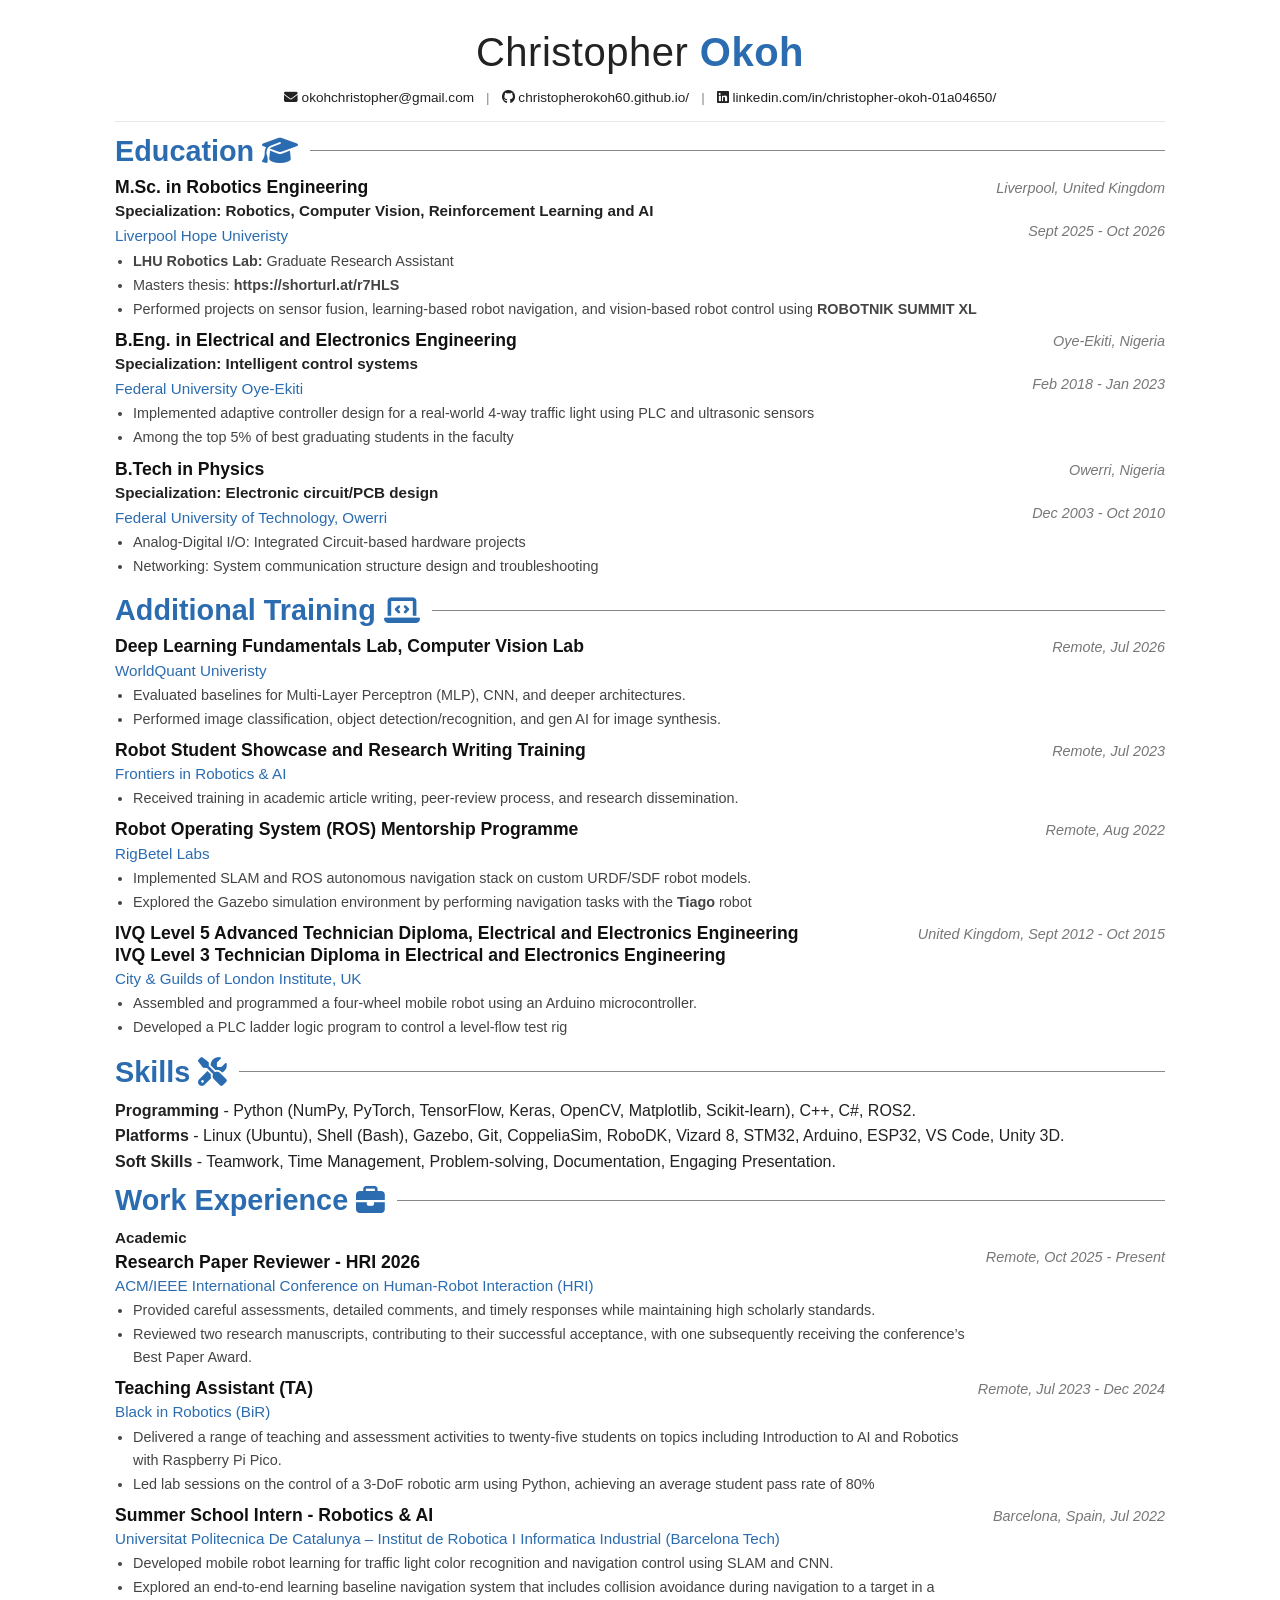
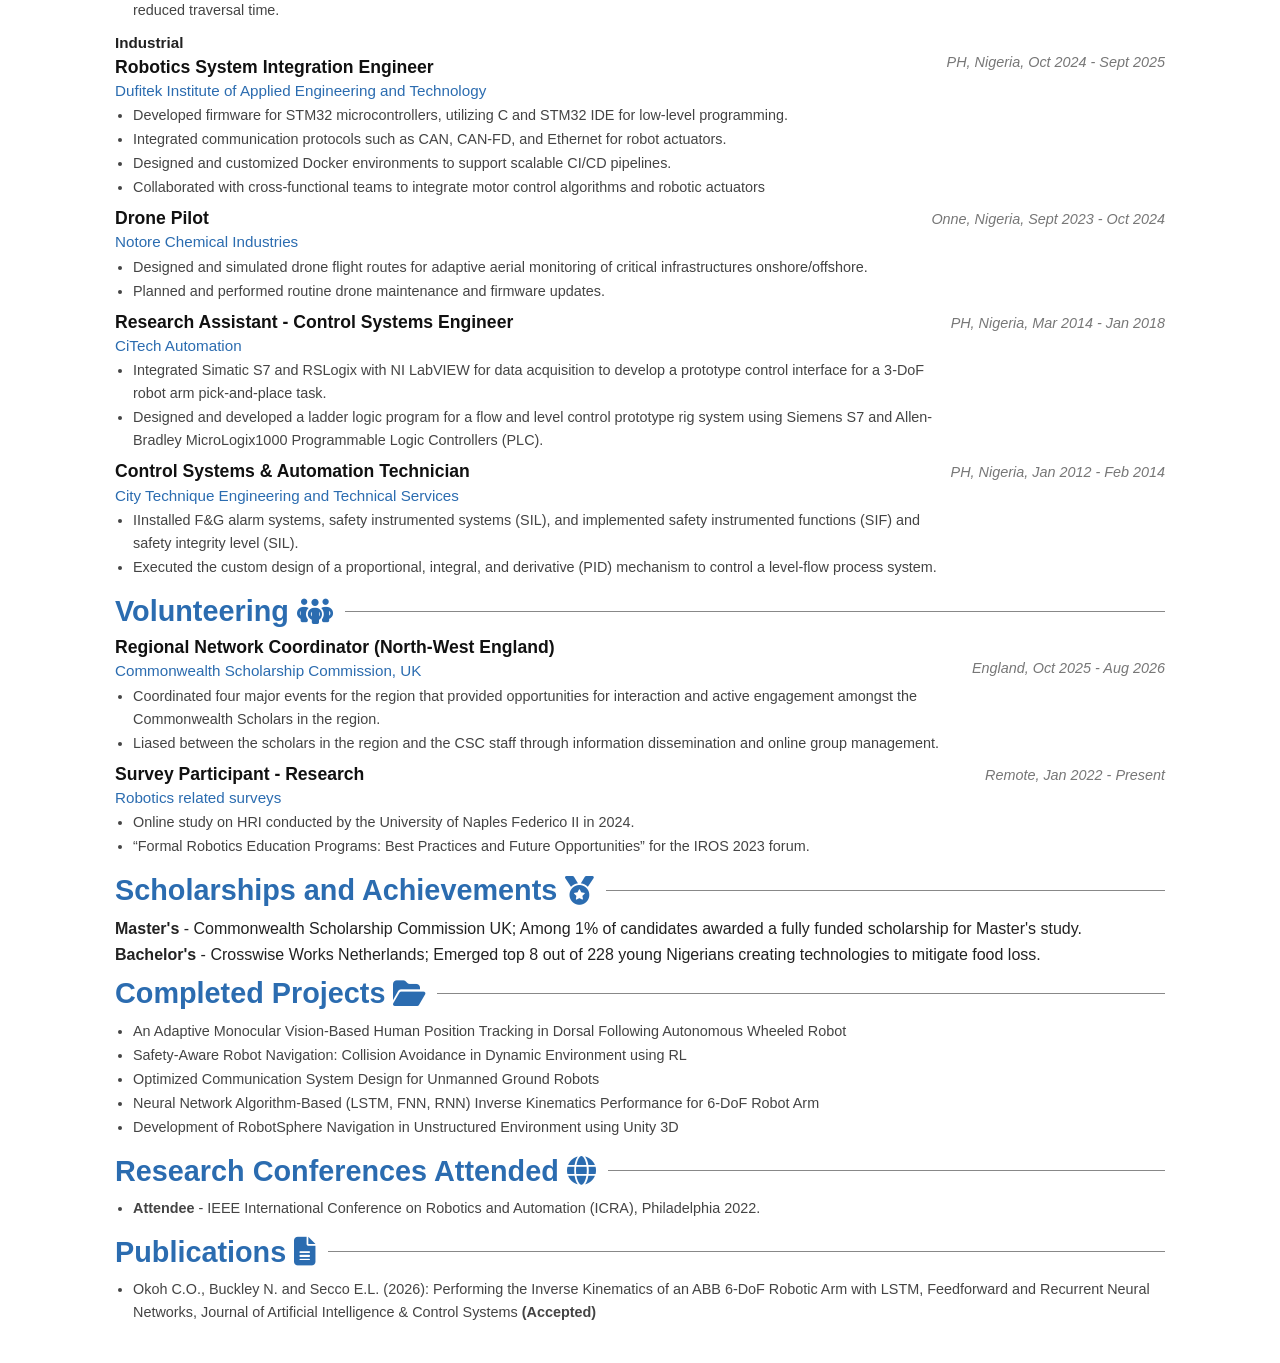
<file: resume_christopher.html>
<!DOCTYPE html>
<html lang="en">
<head>
    <meta charset="UTF-8">
    <meta name="viewport" content="width=device-width, initial-scale=1.0">
    <title>CV - Christopher Okoh</title>
    <link rel="stylesheet" href="style.css">
    <link href="https://fonts.googleapis.com/css2?family=Open+Sans:wght@400;600;700&display=swap" rel="stylesheet">
    <link rel="stylesheet" href="https://cdnjs.cloudflare.com/ajax/libs/font-awesome/6.5.1/css/all.min.css" crossorigin="anonymous" referrerpolicy="no-referrer" />
</head>

<div class="resume-container">
<h1 class="resume-name">
  Christopher <span class="last-name">Okoh</span>
</h1>
  <!-- Top Contact Header -->
  <header class="contact-header">
    <span><i class="fa-solid fa-envelope"></i> <a href="mailto:okohchristopher@gmail.com">okohchristopher@gmail.com</a></span>
    <span class="sep">|</span>
    <span><i class="fa-brands fa-github"></i> <a href="https://christopherokoh60.github.io/" target="_blank">christopherokoh60.github.io/</a></span>
    <span class="sep">|</span>
    <span><i class="fa-brands fa-linkedin"></i> <a href="https://www.linkedin.com/in/christopher-okoh-01a04650/" target="_blank">linkedin.com/in/christopher-okoh-01a04650/</a></span>
  </header>

  <!-- Education Section -->
  <section class="resume-section">
    <div class="section-header">
      <h2>Education <i class="fa-solid fa-graduation-cap"></i></h2>
      <hr class="section-line">
    </div>

    <!-- Education Entry 1 -->
    <div class="entry-row">
      <div class="entry-left">
        <h3 class="degree-title">M.Sc. in Robotics Engineering</h3>
        <p class="specialization"><strong>Specialization: Robotics, Computer Vision, Reinforcement Learning and AI</strong></p>
        <p class="institution">Liverpool Hope Univeristy</p>
        <ul class="entry-bullets">
          <li><strong>LHU Robotics Lab:</strong> Graduate Research Assistant</li>
          <li>Masters thesis: <strong>https://shorturl.at/r7HLS</strong></li>
          <li>Performed projects on sensor fusion, learning-based robot navigation, and vision-based robot control using <strong>ROBOTNIK SUMMIT XL</strong></li>
        </ul>
      </div>
      
      <div class="entry-right">
        <span class="location">Liverpool, United Kingdom</span>
        <span class="dates">Sept 2025 - Oct 2026</span>
      </div>
    </div>

    <!-- Education Entry 2 -->
    <div class="entry-row">
      <div class="entry-left">
        <h3 class="degree-title">B.Eng. in Electrical and Electronics Engineering</h3>
        <p class="specialization"><strong>Specialization: Intelligent control systems</strong></p>
        <p class="institution">Federal University Oye-Ekiti</p>
        <ul class="entry-bullets">
          <li>Implemented adaptive controller design for a real-world 4-way traffic light using PLC and ultrasonic sensors</li>
          <!-- <li>Analog-Digital I/O: Integrated Circuit-based hardware projects</li> -->
          <li>Among the top 5% of best graduating students in the faculty</li>
        </ul>
      </div>

      <div class="entry-right">
        <span class="location">Oye-Ekiti, Nigeria</span>
        <span class="dates">Feb 2018 - Jan 2023</span>
      </div>
    </div>

    <!-- Education Entry 3 -->
    <div class="entry-row">
      <div class="entry-left">
        <h3 class="degree-title">B.Tech in Physics</h3>
        <p class="specialization"><strong>Specialization: Electronic circuit/PCB design</strong></p>
        <p class="institution">Federal University of Technology, Owerri</p>
        <ul class="entry-bullets">
          <li>Analog-Digital I/O: Integrated Circuit-based hardware projects</li>
          <li>Networking: System communication structure design and troubleshooting</li>
        </ul>
      </div>

      <div class="entry-right">
        <span class="location">Owerri, Nigeria</span>
        <span class="dates">Dec 2003 - Oct 2010</span>
      </div>
    </div>
  </section>

  <!-- Additional Training Section -->
  <section class="resume-section">
    <div class="section-header">
      <h2>Additional Training <i class="fa-solid fa-laptop-code"></i></h2>
      <hr class="section-line">
    </div>

    <!-- Additional Training Entry 1 -->
    <div class="entry-row">
      <div class="entry-left">
        <h3 class="degree-title">Deep Learning Fundamentals Lab, Computer Vision Lab</h3>
        <p class="institution">WorldQuant Univeristy</p>
        <ul class="entry-bullets">
          <li>Evaluated baselines for Multi-Layer Perceptron (MLP), CNN, and deeper architectures.</li>
          <li>Performed image classification, object detection/recognition, and gen AI for image synthesis.</li>
        </ul>
      </div>

      <div class="entry-right">
        <span class="location">Remote, Jul 2026</span>
      </div>
    </div>

    <!-- Additional Training Entry 2 -->
    <div class="entry-row">
      <div class="entry-left">
        <h3 class="degree-title">Robot Student Showcase and Research Writing Training</h3>
        <p class="institution">Frontiers in Robotics & AI</p>
        <ul class="entry-bullets">
          <li>Received training in academic article writing, peer-review process, and research dissemination.</li>
        </ul>
      </div>

      <div class="entry-right">
        <span class="location">Remote, Jul 2023</span>
      </div>
    </div>

    <!-- Additional Training Entry 3 -->
    <div class="entry-row">
      <div class="entry-left">
        <h3 class="degree-title">Robot Operating System (ROS) Mentorship Programme</h3>
        <p class="institution">RigBetel Labs</p>
        <ul class="entry-bullets">
          <li>Implemented SLAM and ROS autonomous navigation stack on custom URDF/SDF robot models.</li>
          <li>Explored the Gazebo simulation environment by performing navigation tasks with the <strong>Tiago</strong> robot</li>
        </ul>
      </div>

      <div class="entry-right">
        <span class="location">Remote, Aug 2022</span>
      </div>
    </div>

    <!-- Additional Training Entry 4 -->
    <div class="entry-row">
      <div class="entry-left">
        <h3 class="degree-title">IVQ Level 5 Advanced Technician Diploma, Electrical and Electronics Engineering</h3>
        <h3 class="degree-title">IVQ Level 3 Technician Diploma in Electrical and Electronics Engineering</h3>
        <p class="institution">City & Guilds of London Institute, UK</p>
        <ul class="entry-bullets">
          <li>Assembled and programmed a four-wheel mobile robot using an Arduino microcontroller.</li>
          <li>Developed a PLC ladder logic program to control a level-flow test rig</li>
        </ul>
      </div>

      <div class="entry-right">
        <span class="location">United Kingdom, Sept 2012 - Oct 2015</span>
      </div>
    </div>
  </section>
   
  <section class="resume-section">
  <div class="section-header">
    <h2>Skills <i class="fa-solid fa-screwdriver-wrench"></i></h2>
    <hr class="section-line">
  </div>

  <div class="skills-grid1">
    <div class="skill-row1">
      <div class="skill-label1"><strong>Programming</strong> - Python (NumPy, PyTorch, TensorFlow, Keras, OpenCV, Matplotlib, Scikit-learn), C++, C#, ROS2.</div>
      <div class="skill-values1">
        
      </div>
    </div>

    <div class="skill-row1">
      <div class="skill-label1"><strong>Platforms</strong> - Linux (Ubuntu), Shell (Bash), Gazebo, Git, CoppeliaSim, RoboDK, Vizard 8, STM32, Arduino, ESP32, VS Code, Unity 3D.</div>
      <div class="skill-values1">
        
      </div>
    </div>

    <div class="skill-row1">
      <div class="skill-label1"><strong>Soft Skills</strong> - Teamwork, Time Management, Problem-solving, Documentation, Engaging Presentation.</div>
      <div class="skill-values1">
        
      </div>
    </div>
  </div>
</section>    

<!-- Work Experience Section -->
  <section class="resume-section">
    <div class="section-header">
      <h2>Work Experience <i class="fa-solid fa-briefcase"></i></h2>
      <hr class="section-line">
    </div>
    
    <!-- Work Experience Entry 1 -->
    <div class="entry-row">
      <div class="entry-left">
        <p class="specialization"><strong>Academic</strong></p>
        <h3 class="degree-title">Research Paper Reviewer - HRI 2026</h3>
        <p class="institution">ACM/IEEE International Conference on Human-Robot Interaction (HRI)</p>
        <ul class="entry-bullets">
          <li>Provided careful assessments, detailed comments, and timely responses while maintaining high scholarly standards.</li>
          <li>Reviewed two research manuscripts, contributing to their successful acceptance, with one subsequently receiving the conference’s Best Paper Award.</li>
        </ul>
      </div>
      
      <div class="entry-right">
        <span class="location"></span>
        <span class="dates">Remote, Oct 2025 - Present</span>
      </div>
    </div>

    <!-- Work Experience Entry 2 -->
    <div class="entry-row">
      <div class="entry-left">
        <h3 class="degree-title">Teaching Assistant (TA)</h3>
        <p class="institution">Black in Robotics (BiR)</p>
        <ul class="entry-bullets">
          <li>Delivered a range of teaching and assessment activities to twenty-five students on topics including Introduction to AI and Robotics with Raspberry Pi Pico.</li>
          <li>Led lab sessions on the control of a 3-DoF robotic arm using Python, achieving an average student pass rate of 80%</li>
        </ul>
      </div>

      <div class="entry-right">
        <span class="location">Remote, Jul 2023 - Dec 2024</span>
      </div>
    </div>

    <!-- Education Entry 3 -->
    <div class="entry-row">
      <div class="entry-left">
        <h3 class="degree-title">Summer School Intern - Robotics & AI</h3>
        <p class="institution">Universitat Politecnica De Catalunya – Institut de Robotica I Informatica Industrial (Barcelona Tech)</p>
        <ul class="entry-bullets">
          <li>Developed mobile robot learning for traffic light color recognition and navigation control using SLAM and CNN.</li>
          <li>Explored an end-to-end learning baseline navigation system that includes collision avoidance during navigation to a target in a reduced traversal time.</li>
        </ul>
      </div>

      <div class="entry-right">
        <span class="location">Barcelona, Spain, Jul 2022</span>
      </div>
    </div>

    <!-- Work Experience Entry 4 -->
    <div class="entry-row">
      <div class="entry-left">
        <p class="specialization"><strong>Industrial</strong></p>
        <h3 class="degree-title">Robotics System Integration Engineer</h3>
        <p class="institution">Dufitek Institute of Applied Engineering and Technology</p>
        <ul class="entry-bullets">
          <li>Developed firmware for STM32 microcontrollers, utilizing C and STM32 IDE for low‑level programming.</li>
          <li>Integrated communication protocols such as CAN, CAN‑FD, and Ethernet for robot actuators.</li>
          <li>Designed and customized Docker environments to support scalable CI/CD pipelines.</li>
          <li>Collaborated with cross‑functional teams to integrate motor control algorithms and robotic actuators</li>
        </ul>
      </div>
      
      <div class="entry-right">
        <span class="location"></span>
        <span class="dates">PH, Nigeria, Oct 2024 - Sept 2025</span>
      </div>
    </div>

    <!-- Work Experience Entry 5 -->
    <div class="entry-row">
      <div class="entry-left">
        <h3 class="degree-title">Drone Pilot</h3>
        <p class="institution">Notore Chemical Industries</p>
        <ul class="entry-bullets">
          <li>Designed and simulated drone flight routes for adaptive aerial monitoring of critical infrastructures onshore/offshore.</li>
          <li>Planned and performed routine drone maintenance and firmware updates.</li>
        </ul>
      </div>

      <div class="entry-right">
        <span class="location">Onne, Nigeria, Sept 2023 - Oct 2024</span>
      </div>
    </div>

    <!-- Work Experience Entry 6 -->
    <div class="entry-row">
      <div class="entry-left">
        <h3 class="degree-title">Research Assistant - Control Systems Engineer</h3>
        <p class="institution">CiTech Automation</p>
        <ul class="entry-bullets">
          <li>Integrated Simatic S7 and RSLogix with NI LabVIEW for data acquisition to develop a prototype control interface for a 3-DoF robot arm pick-and-place task.</li>
          <li>Designed and developed a ladder logic program for a flow and level control prototype rig system using Siemens S7 and Allen-Bradley MicroLogix1000 Programmable Logic Controllers (PLC).</li>
        </ul>
      </div>

      <div class="entry-right">
        <span class="location">PH, Nigeria, Mar 2014 - Jan 2018</span>
      </div>
    </div>

    <!-- Work Experience Entry 7 -->
    <div class="entry-row">
      <div class="entry-left">
        <h3 class="degree-title">Control Systems & Automation Technician</h3>
        <p class="institution">City Technique Engineering and Technical Services</p>
        <ul class="entry-bullets">
          <li>IInstalled F&G alarm systems, safety instrumented systems (SIL), and implemented safety instrumented functions (SIF) and safety integrity level (SIL).</li>
          <li>Executed the custom design of a proportional, integral, and derivative (PID) mechanism to control a level-flow process system.</li>
        </ul>
      </div>

      <div class="entry-right">
        <span class="location">PH, Nigeria, Jan 2012 - Feb 2014</span>
      </div>
    </div>

    <!-- Volunteer Section -->
  <section class="resume-section">
    <div class="section-header">
      <h2>Volunteering <i class="fa-solid fa-people-group"></i></h2>
      <hr class="section-line">
    </div>
    
    <!-- Volunteer Experience Entry 1 -->
    <div class="entry-row">
      <div class="entry-left">
        <h3 class="degree-title">Regional Network Coordinator (North-West England)</h3>
        <p class="institution">Commonwealth Scholarship Commission, UK</p>
        <ul class="entry-bullets">
          <li>Coordinated four major events for the region that provided opportunities for interaction and active engagement amongst the Commonwealth Scholars in the region.</li>
          <li>Liased between the scholars in the region and the CSC staff through information dissemination and online group management.</li>
        </ul>
      </div>
      
      <div class="entry-right">
        <span class="location"></span>
        <span class="dates">England, Oct 2025 - Aug 2026</span>
      </div>
    </div>

    <!-- Volunteer Experience Entry 2 -->
    <div class="entry-row">
      <div class="entry-left">
        <h3 class="degree-title">Survey Participant - Research</h3>
        <p class="institution">Robotics related surveys</p>
        <ul class="entry-bullets">
          <li>Online study on HRI conducted by the University of Naples Federico II in 2024.</li>
          <li>“Formal Robotics Education Programs: Best Practices and Future Opportunities” for the IROS 2023 forum.</li>
        </ul>
      </div>

      <div class="entry-right">
        <span class="location">Remote, Jan 2022 - Present</span>
      </div>
    </div>     
  </section>

  <section class="resume-section">
  <div class="section-header">
    <h2>Scholarships and Achievements  <i class="fa-solid fa-medal"></i></h2>
    <hr class="section-line">
  </div>

  <div class="skills-grid1">
    <div class="skill-row1">
      <div class="skill-label1"><strong>Master's</strong> - Commonwealth Scholarship Commission UK; Among 1% of candidates awarded a fully funded scholarship for Master's study.</div>
      <div class="skill-values1">
        
      </div>
    </div>

    <div class="skill-row1">
      <div class="skill-label1"><strong>Bachelor's</strong> - Crosswise Works Netherlands; Emerged top 8 out of 228 young Nigerians creating technologies to mitigate food loss.</div>
      <div class="skill-values1">
        
      </div>
    </div>
  </div>
</section>    

<!-- Completed Projects -->
  <section class="resume-section">
    <div class="section-header">
      <h2>Completed Projects <i class="fa-solid fa-folder-open"></i></h2>
      <hr class="section-line">
    </div>
    
    <!-- Completed Projects Entry  -->
    <div class="entry-row">
      <div class="entry-left">
        <ul class="entry-bullets">
          <li>An Adaptive Monocular Vision-Based Human Position Tracking in Dorsal Following Autonomous Wheeled Robot</li>
          <li>Safety-Aware Robot Navigation: Collision Avoidance in Dynamic Environment using RL</li>
          <li>Optimized Communication System Design for Unmanned Ground Robots</li>
          <li>Neural Network Algorithm-Based (LSTM, FNN, RNN) Inverse Kinematics Performance for 6-DoF Robot Arm</li>
          <li>Development of RobotSphere Navigation in Unstructured Environment using Unity 3D</li>
        </ul>
      </div>
  </section>

  <!-- Research Conference Attended -->
  <section class="resume-section">
    <div class="section-header">
      <h2>Research Conferences Attended <i class="fa-solid fa-globe"></i></h2>
      <hr class="section-line">
    </div>
    
    <!-- Completed Projects Entry  -->
    <div class="entry-row">
      <div class="entry-left">
        <ul class="entry-bullets">
          <li><strong>Attendee</strong> - IEEE International Conference on Robotics and Automation (ICRA), Philadelphia 2022.</li>
        </ul>
      </div>
  </section>

   <!-- Publications -->
  <section class="resume-section">
    <div class="section-header">
      <h2>Publications <i class="fa-solid fa-file-lines"></i></h2>
      <hr class="section-line">
    </div>
    
    <!-- Completed Projects Entry  -->
    <div class="entry-row">
      <div class="entry-left">
        <ul class="entry-bullets">
          <li>Okoh C.O., Buckley N. and Secco E.L. (2026): Performing the Inverse Kinematics of an ABB 6-DoF Robotic Arm with LSTM, Feedforward and Recurrent Neural Networks, Journal of Artificial Intelligence & Control Systems <strong>(Accepted)</strong></li>
        </ul>
      </div>
  </section>
</div>
</file>
<file: style.css>
:root {
    --bg-color: #ffffff;
    --card-bg: #fafafa;
    --text-color: #333333;
    --heading-color: #111111;
    --subtext-color: #888888;
    --border-color: #eaeaea;
    --link-color: #2b6cb0;
}

body.dark-theme {
    --bg-color: #121212;
    --card-bg: #1e1e1e;
    --text-color: #e0e0e0;
    --heading-color: #ffffff;
    --subtext-color: #aaaaaa;
    --border-color: #333333;
    --link-color: #63b3ed;
}

body {
    font-family: 'Open Sans', -apple-system, BlinkMacSystemFont, sans-serif;
    margin: 0;
    background-color: var(--bg-color);
    color: var(--text-color);
    line-height: 1.6;
    transition: background-color 0.3s ease, color 0.3s ease;
}

/* Header & Nav */
header {
    border-bottom: 1px solid var(--border-color);
    padding: 12px 0;
    background-color: var(--bg-color);
    position: sticky;
    top: 0;
    z-index: 100;
}

.header-container {
    display: flex;
    justify-content: space-between;
    align-items: center;
    max-width: 1200px;
    margin: 0 auto;
    padding: 0 20px;
}

.site-title {
    font-weight: 700;
    letter-spacing: 1px;
    font-size: 1.1rem;
    color: var(--heading-color);
    text-decoration: none;
}

nav ul {
    list-style: none;
    margin: 0;
    padding: 0;
    display: flex;
    align-items: center;
}

nav li {
    margin: 0 8px;
    border-left: 1px solid var(--border-color);
    padding-left: 12px;
}

nav li:first-child {
    border-left: none;
    padding-left: 0;
}

nav a {
    text-decoration: none;
    color: var(--subtext-color);
    font-size: 0.85rem;
    font-weight: 600;
    letter-spacing: 1px;
}

nav a:hover, nav a.active {
    color: var(--heading-color);
}

/* Social Header Icons */
.header-actions {
    display: flex;
    align-items: center;
    gap: 12px;
}

.social-links {
    display: flex;
    gap: 10px;
    align-items: center;
}

.social-icon {
    color: var(--subtext-color);
    width: 18px;
    height: 18px;
    transition: color 0.2s ease;
}

.social-icon:hover {
    color: var(--heading-color);
}

.theme-toggle-btn {
    background: none;
    border: none;
    cursor: pointer;
    font-size: 1.1rem;
    color: var(--heading-color);
    padding: 4px;
    display: flex;
    align-items: center;
}

/* Main Layout */
main {
    max-width: 850px;
    margin: 0 auto;
    padding: 40px 20px;
}

.page-intro {
    text-align: center;
    margin-bottom: 15px;
}

.page-intro h1 {
    font-size: 2.2rem;
    color: var(--heading-color);
    margin-bottom: 10px;
    letter-spacing: 5px;
    text-decoration: none;
}

.word-count {
    color: var(--subtext-color);
    font-size: 0.85rem;
    letter-spacing: 1px;
}

.main-card {
    background-color: var(--card-bg);
    border-radius: 8px;
    padding: 40px;
    border: 1px solid var(--border-color);
}

/* Profile Photo Styling */
.hero-photo-wrapper {
    text-align: center;
    margin-bottom: 1px;
}

.hero-photo {
    width: 200px;
    height: 200px;
    border-radius: 50%;
    object-fit: cover;
    border: 3px solid var(--border-color);
}

.section-title {
    font-size: 1.1rem;
    color: var(--heading-color);
    margin-bottom: 10px;
    text-transform: uppercase;
    letter-spacing: 1px;
}

.separator {
    border: 0;
    border-top: 1px solid var(--border-color);
    margin: 35px 0;
}

a {
    color: var(--link-color);
}

/* Footer Profile Section */
.page-footer-profile {
    margin-top: 60px;
    padding-top: 30px;
    padding_bottom: 40px;
    border-top: 1px solid var(--border-color);
    text-align: center;
    width: 100%;
    clear: both;
}

.footer-photo {
    width: 90px;
    height: 90px;
    border-radius: 50%;
    object-fit: cover;
    border: 2px solid var(--border-color);
    margin: 0 auto 10px auto;
    display: block;
}

.footer-name {
    font-weight: 700;
    font-size: 1.1rem;
    color: var(--heading-color);
    margin: 0;
    text-align: center;
}

.footer-email {
    font-size: 0.9rem;
    color: var(--subtext-color);
    margin-top: 4px;
}

.footer-email a {
    color: var(--subtext-color);
    text-decoration: none;
}

.footer-email a:hover {
    text-decoration: underline;
}

@media (max-width: 768px) {
    .header-container {
        flex-direction: column;
        gap: 15px;
    }
    nav ul {
        flex-wrap: wrap;
        justify-content: center;
    }
    nav li {
        margin: 4px;
        border-left: none;
        padding-left: 0;
    }
}

/* CV Layout (Two Columns) */
.cv-container {
    display: grid;
    grid-template-columns: 200px 1fr;
    gap: 40px;
    max-width: 1100px;
    margin: 0 auto;
    padding: 40px 20px;
    align-items: start;
}

/* Left Sidebar Navigation */
.cv-sidebar {
    position: sticky;
    top: 40px;
    height: fit-content;
    max-height: calc(100vh - 120px);
    overflow-y: auto;
}

.cv-nav ul {
    list-style: none;
    padding: 0;
    margin: 0;
    display: flex;
    flex-direction: column;
    gap: 4px;
}

.cv-nav li {
    border-left: none;
    padding-left: 0;
    margin: 0;
}

.cv-nav a {
    display: block;
    padding: 6px 0 6px 16px;
    color: var(--subtext-color);
    font-weight: 600;
    font-size: 0.95rem;
    text-decoration: none !important;
    position: relative;
    transition: color 0.2s ease;
    border-left: 3px solid transparent;
}

.cv-nav a:hover {
    color: var(--heading-color);
    border-left: 3px solid #2b6cb0;
}

.cv-nav a.active {
    color: #2B6CB0 !important;
    font-weight: 700;
    border-left: 3px solid #2B6CB0 !important;
}

/* Right Content Area */
.cv-title {
    font-size: 2.2rem;
    font-weight: 400;
    color: var(--heading-color);
    margin-top: 0;
    margin-bottom: 25px;
}

/* Card Container with Drop Shadow */
.cv-card {
    background-color: var(--card-bg);
    border: 1px solid var(--border-color);
    border-radius: 8px;
    padding: 35px 40px;
    box-shadow: 0 4px 18px rgba(0, 0, 0, 0.05);
    margin-bottom: 30px;
}

.cv-card:last-child {
    margin-bottom: 0;
}

.cv-card-title {
    font-size: 1.8rem;
    font-weight: 400;
    color: var(--heading-color);
    margin-top: 0;
    margin-bottom: 30px;
}

/* Key-Value Pair Alignment Grid */
.info-grid {
    display: grid;
    grid-template-columns: 120px 1fr;
    row-gap: 20px;
    column-gap: 15px;
    align-items: start;
}

.info-label {
    font-weight: 700;
    font-size: 1.05rem;
    color: var(--heading-color);
}

.info-value {
    color: var(--text-color);
    font-size: 1rem;
    line-height: 1.5;
}

/* Removes underline by default */
.blue-link, 
.blue-link:link, 
.blue-link:visited {
    color: #2b6cb0;
    text-decoration: none !important;
}

/* Adds underline only on hover */
.blue-link:hover {
    text-decoration: underline !important;
}

/* Mobile Responsiveness */
@media (max-width: 768px) {
    .cv-container {
        grid-template-columns: 1fr;
        gap: 20px;
    }

    .cv-sidebar {
        position: relative;
        top: 0;
    }

    .cv-nav ul {
        flex-direction: row;
        flex-wrap: wrap;
        gap: 15px;
    }

    .info-grid {
        grid-template-columns: 1fr;
        row-gap: 8px;
    }
}

/* Work Section Specific Styling */
.work-item {
    margin-bottom: 30px;
}

.work-item:last-child {
    margin-bottom: 0;
}

.work-header {
    display: flex;
    align-items: center;
    gap: 15px;
    flex-wrap: wrap;
    margin-bottom: 6px;
}

/* Date Pill Badge */
.date-badge {
    background-color: #2B6CB0; /* Uses your established blue color */
    color: #ffffff;
    font-size: 0.8rem;
    font-weight: 700;
    padding: 4px 10px;
    border-radius: 4px;
    letter-spacing: 0.5px;
}

/* Job Title using the established Blue */
.job-title {
    font-size: 1.25rem;
    font-weight: 700;
    color: #2B6CB0; 
    margin: 0;
}

.job-company {
    font-weight: 600;
    color: var(--heading-color);
    margin: 4px 0;
}

.job-description {
    color: var(--text-color);
    margin: 4px 0 12px 0;
}

/* Bullet list styling */
.job-bullets {
    margin: 0;
    padding-left: 20px;
}

.job-bullets li {
    color: var(--text-color);
    margin-bottom: 6px;
    line-height: 1.5;
}

/* Subtle separator between work entries */
.card-separator {
    border: 0;
    border-top: 1px solid var(--border-color);
    margin: 25px 0;
}

/* Flex container aligns children side-by-side */
.volunteer-header {
    display: flex;
    align-items: center; /* Centers badge and title vertically */
    gap: 15px;            /* Adds space between badge and title */
    margin-bottom: 6px;
}

/* Ensure margins on the heading don't break line height */
.volunteer-title {
    font-size: 1.25rem;
    font-weight: 700;
    color: #2B6CB0; /* Your established blue */
    margin: 0;      /* Removes default h3 top/bottom margin */
}

/* Base style for the badge */
.date-badge {
    background-color: #2B6CB0;
    color: #ffffff;
    font-size: 0.8rem;
    font-weight: 700;
    padding: 4px 10px;
    border-radius: 4px;
    white-space: nowrap; /* Keeps date text on one line */
}

/* Container holding left and right columns */
.education-item {
    display: grid;
    grid-template-columns: 180px 1fr; /* 180px for date/location, rest for details */
    gap: 20px;
    align-items: start;
    margin-bottom: 25px;
}

/* Left Column Styling: Stack date badge and location vertically */
.edu-meta {
    display: flex;
    flex-direction: column;
    align-items: flex-start;
    gap: 8px; /* Space between badge and location tag */
}

/* Right Column Styling: Stack degree, university, and field vertically */
.edu-details {
    display: flex;
    flex-direction: column;
    gap: 4px;
}

/* Styling Adjustments */
.degree-title {
    font-size: 1.25rem;
    font-weight: 700;
    color: #2B6CB0; /* Established blue */
    margin: 0;
    line-height: 1.2;
}

.university-name {
    font-weight: 600;
    color: var(--heading-color);
    margin: 0;
}

.field-of-study {
    color: var(--text-color);
    margin: 0;
}

.location-tag {
    display: inline-flex;
    align-items: center;
    gap: 5px;
    color: var(--subtext-color, #666666);
    font-size: 0.85rem;
}

.location-tag i {
    color: #2B6CB0;
}

/* Responsive breakpoint for mobile screens */
@media (max-width: 600px) {
    .education-item {
        grid-template-columns: 1fr;
        gap: 10px;
    }
}

/* Skills Section Grid Layout */
.skills-grid {
    display: grid;
    grid-template-columns: repeat(2, 1fr); /* 2 equal columns */
    gap: 32px 40px; /* 32px vertical gap, 40px horizontal gap */
    margin-top: 20px;
}

.skill-category {
    display: flex;
    flex-direction: column;
}

/* Category Title with Icon */
.skill-category-title {
    display: flex;
    align-items: center;
    gap: 10px;
    font-size: 1.1rem;
    font-weight: 600;
    color: #2B6CB0; /* Established blue color (or change to your preferred accent) */
    margin: 0 0 12px 0;
}

.skill-category-title i {
    font-size: 1rem;
    color: #2B6CB0;
}

/* List of Skills */
.skill-list {
    list-style: none; /* No bullet points */
    padding: 0;
    margin: 0;
}

.skill-list li {
    font-size: 0.95rem;
    color: var(--text-color, #333333);
    margin-bottom: 8px;
    line-height: 1.4;
}

.skill-list li:last-child {
    margin-bottom: 0;
}

/* Responsive adjustment for small screens */
@media (max-width: 650px) {
    .skills-grid {
        grid-template-columns: 1fr; /* Switch to 1 column on mobile */
        gap: 24px;
    }
}

.pdf-btn {
    display: inline-flex;
    align-items: center;
    gap: 8px;
    background-color: #2B6CB0; /* Established blue */
    color: #ffffff !important;
    padding: 8px 16px;
    border-radius: 6px;
    font-size: 0.9rem;
    font-weight: 600;
    text-decoration: none !important;
    transition: background-color 0.2s ease, transform 0.1s ease;
}

.pdf-btn:hover {
    background-color: #1a4971; /* Darker blue shade on hover */
    transform: translateY(-1px);
}

.pdf-btn i {
    font-size: 1.1rem;
}

/* Resume Outer Container */
.resume-container {
    max-width: 1050px;
    margin: 0 auto;
    padding: 30px;
    font-family: Arial, Helvetica, sans-serif;
    color: #222222;
}

/* Top Contact Header */
.contact-header {
    display: flex;
    justify-content: center;
    align-items: center;
    flex-wrap: wrap;
    gap: 8px;
    font-size: 0.85rem;
    margin-bottom: 6px;
}

.contact-header a {
    color: inherit;
    text-decoration: none;
}

.contact-header a:hover {
    text-decoration: underline;
}

.contact-header .sep {
    color: #888888;
    margin: 0 4px;
}

/* Section Titles and Horizontal Rule */
.section-header {
    display: flex;
    align-items: center;
    gap: 12px;
    margin-top: 3px;
    margin-bottom: 3px;
}

.section-header h2 {
    font-size: 1.8rem;
    font-weight: 800;
    color: #2B6CB0;
    margin: 0;
    white-space: nowrap;
    display: flex;
    align-items: center;
    gap: 8px;
}

.section-line {
    flex-grow: 1;
    border: none;
    border-top: 1.5px solid #888888;
    margin: 0;
}

/* Entry Row Grid (2 Columns: Left content, Right dates/locations) */
.entry-row {
    display: grid;
    grid-template-columns: 1fr auto; /* Left side expands, right side shrinks to content */
    gap: 10px;
    margin-bottom: 8px;
}

/* Left Column Styling */
.entry-left .degree-title {
    font-size: 1.1rem;
    font-weight: 800;
    margin: 0 0 1px 0;
    color: #111111;
}

.entry-left .specialization {
    font-size: 0.95rem;
    margin: 0 0 1px 0;
}

.entry-left .institution {
    font-size: 0.95rem;
    color: #2B6CB0;
    margin: 0 0 1px 0;
}

.entry-bullets {
    margin: 0;
    padding-left: 18px;
}

.entry-bullets li {
    font-size: 0.9rem;
    color: #444444;
    margin-bottom: 1px;
}

/* Right Column Styling */
.entry-right {
    display: flex;
    flex-direction: column;
    align-items: flex-end;
    gap: 20px;
}

.entry-right .location {
    font-style: italic;
    font-size: 0.9rem;
    color: #777777;
}

.entry-right .dates {
    font-style: italic;
    font-size: 0.9rem;
    color: #777777;
}

/* Center-aligned main header name */
.resume-name {
    text-align: center;
    font-size: 2.5rem;      /* Large title size */
    font-weight: 300;       /* Lighter weight for First Name */
    color: #222222;         /* Dark gray/black for First Name */
    margin-top: 0;
    margin-bottom: 1px;
    line-height: 1.1;
    letter-spacing: 0.5px;
}

/* Blue styling for Last Name */
.resume-name .last-name {
    font-weight: 700;       /* Bold */
    color: #2B6CB0;         /* Blue accent (or use #2B6CB0 to match your blue) */
}

/* Container for Skills */
/*.skills-grid1 {
    display: flex;
    flex-direction: column;
    gap: 5px;
    margin-top: 0;
    
    /* 1. Indent from the left to match the titles/bullets above */
    padding-left: 0; /* Change to match your standard section padding if you have any */
    
    /* 2. Limit the width on the right to align with the training entries above */
    max-width: 100%; 
}*/

/* Individual skill row */
/*.skill-row1 {
    display: grid;
    /* Fixed 130px width for labels on the left, remaining space for content on the right */
    grid-template-columns: 130px 1fr; 
    column-gap: 15px;
    align-items: baseline;
}*/

/* Left Label: Left-aligned so it starts at the exact left margin */
.skill-label1 {
    font-weight: 300;
    color: #111111;
    text-align: left; /* Essential: aligns with the title text above */
    font-size: 0.6rem;
    line-height: 1.1;
}*/

/* Right Values: Gray text that wraps neatly */
.skill-values1 {
    color: #555555;
    font-size: 0.6rem;
    line-height: 1.3;
}*/

/* 2-Column Grid Wrapper */
/*.projects-grid {
    display: flex;
    flex-direction: column;
    gap: 32px;                            
    max-width: 1200px;
    margin: 0 auto;
    padding: 20px 0;
}

/* Card Container: 2-Column Side-by-Side Layout */
.project-card {
    display: flex;
    flex-direction: row; /* Aligns Video (Left) and Content (Right) side-by-side */
    align-items: stretch;
    border: 1px solid #E2E8F0;
    border-radius: 6px;
    background-color: #FFFFFF;
    overflow: hidden;
    max-width: 1500px;
    margin: 20px auto;
    box-shadow: 0 1px 3px rgba(0, 0, 0, 0.05);
}

/* Responsive 16:9 Video Box */
.video-container {
    position: relative;
    width: 100%;
    padding-top: 50.25%; /* 16:9 Aspect Ratio */
    background-color: #000;
}

/* Left Column: Video Wrapper (50% Width) */
.video-container {
    flex: 1; /* Takes 50% width */
    min-width: 0;
    position: relative;
    padding-top: 56.25%; /* Keeps 16:9 ratio when width is 50% */
    background-color: #000;
}

.video-container iframe {
    position: absolute;
    top: 0;
    left: 0;
    width: 100%;
    height: 100%;
    border: none;
}

/* Right Column: Description Box (50% Width) */
.project-content {
    flex: 1; /* Takes remaining 50% width */
    padding: 24px;
    display: flex;
    flex-direction: column;
    justify-content: center;
    border-left: 1px solid #E2E8F0; /* Clean dividing line */
}

/* Typography & Tag Styles */
.project-date {
    font-size: 0.75rem;
    color: #94A3B8;
    letter-spacing: 1.5px;
    text-transform: uppercase;
    margin-bottom: 8px;
    font-weight: 500;
}

.project-title {
    font-size: 1.1rem;
    font-weight: 800;
    color: #0F172A;
    letter-spacing: 0.5px;
    text-transform: uppercase;
    margin: 0 0 16px 0;
    line-height: 1.3;
}

.project-description {
    font-size: 0.92rem;
    line-height: 1.6;
    color: #475569;
    margin-bottom: 20px;
}

.project-tags {
    display: flex;
    flex-wrap: wrap;
    gap: 8px;
    margin-top: auto; /* Pushes tags to the bottom */
}

.tag {
    font-size: 0.68rem;
    font-weight: 500;
    color: #64748B;
    letter-spacing: 0.5px;
    text-transform: uppercase;
    border: 1px solid #E2E8F0;
    padding: 5px 10px;
    border-radius: 4px;
    background-color: #F8FAFC;
}

/* Mobile Responsiveness: Stacks vertically on smaller screens */
@media (max-width: 768px) {
    .project-card {
        flex-direction: column;
    }
    
    .video-container {
        width: 100%;
        padding-top: 56.25%; /* Full 16:9 ratio on mobile */
    }

    .project-content {
        border-left: none;
        border-top: 1px solid #E2E8F0;
    }
}
</file>
